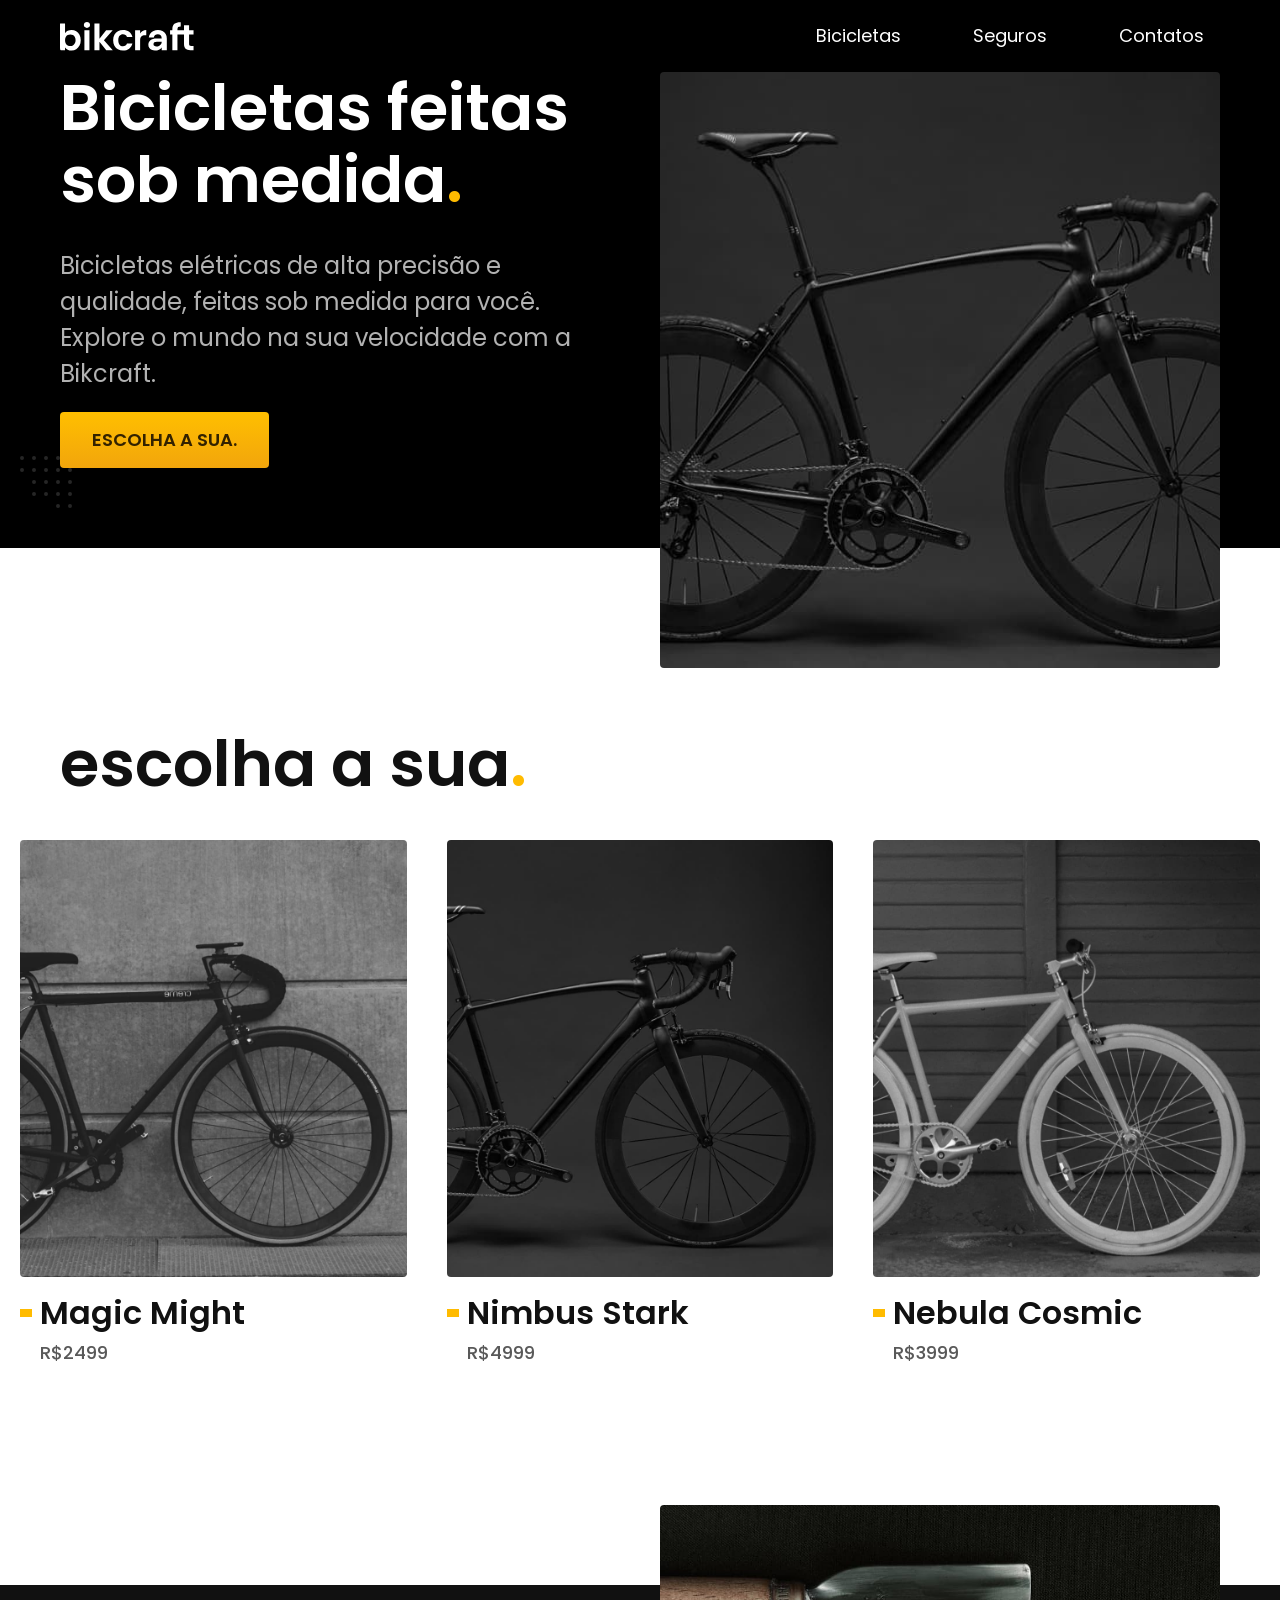
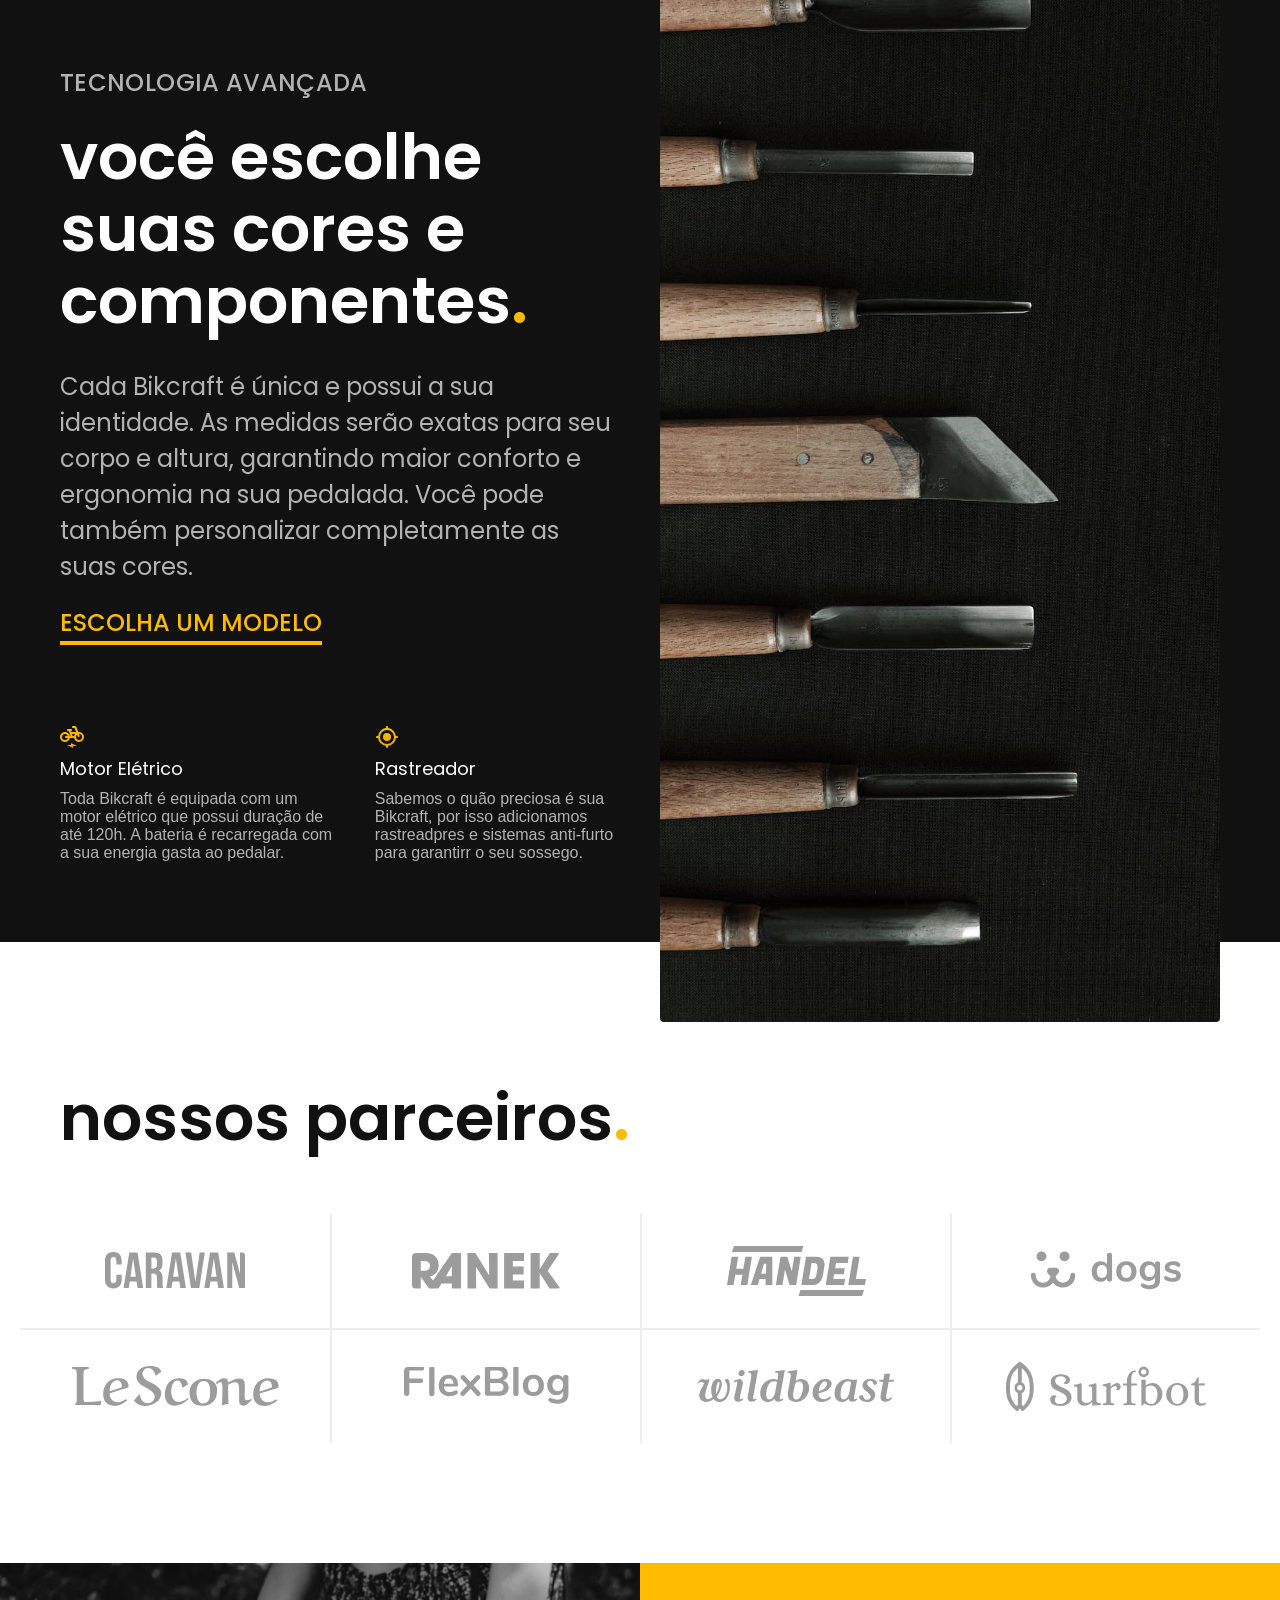
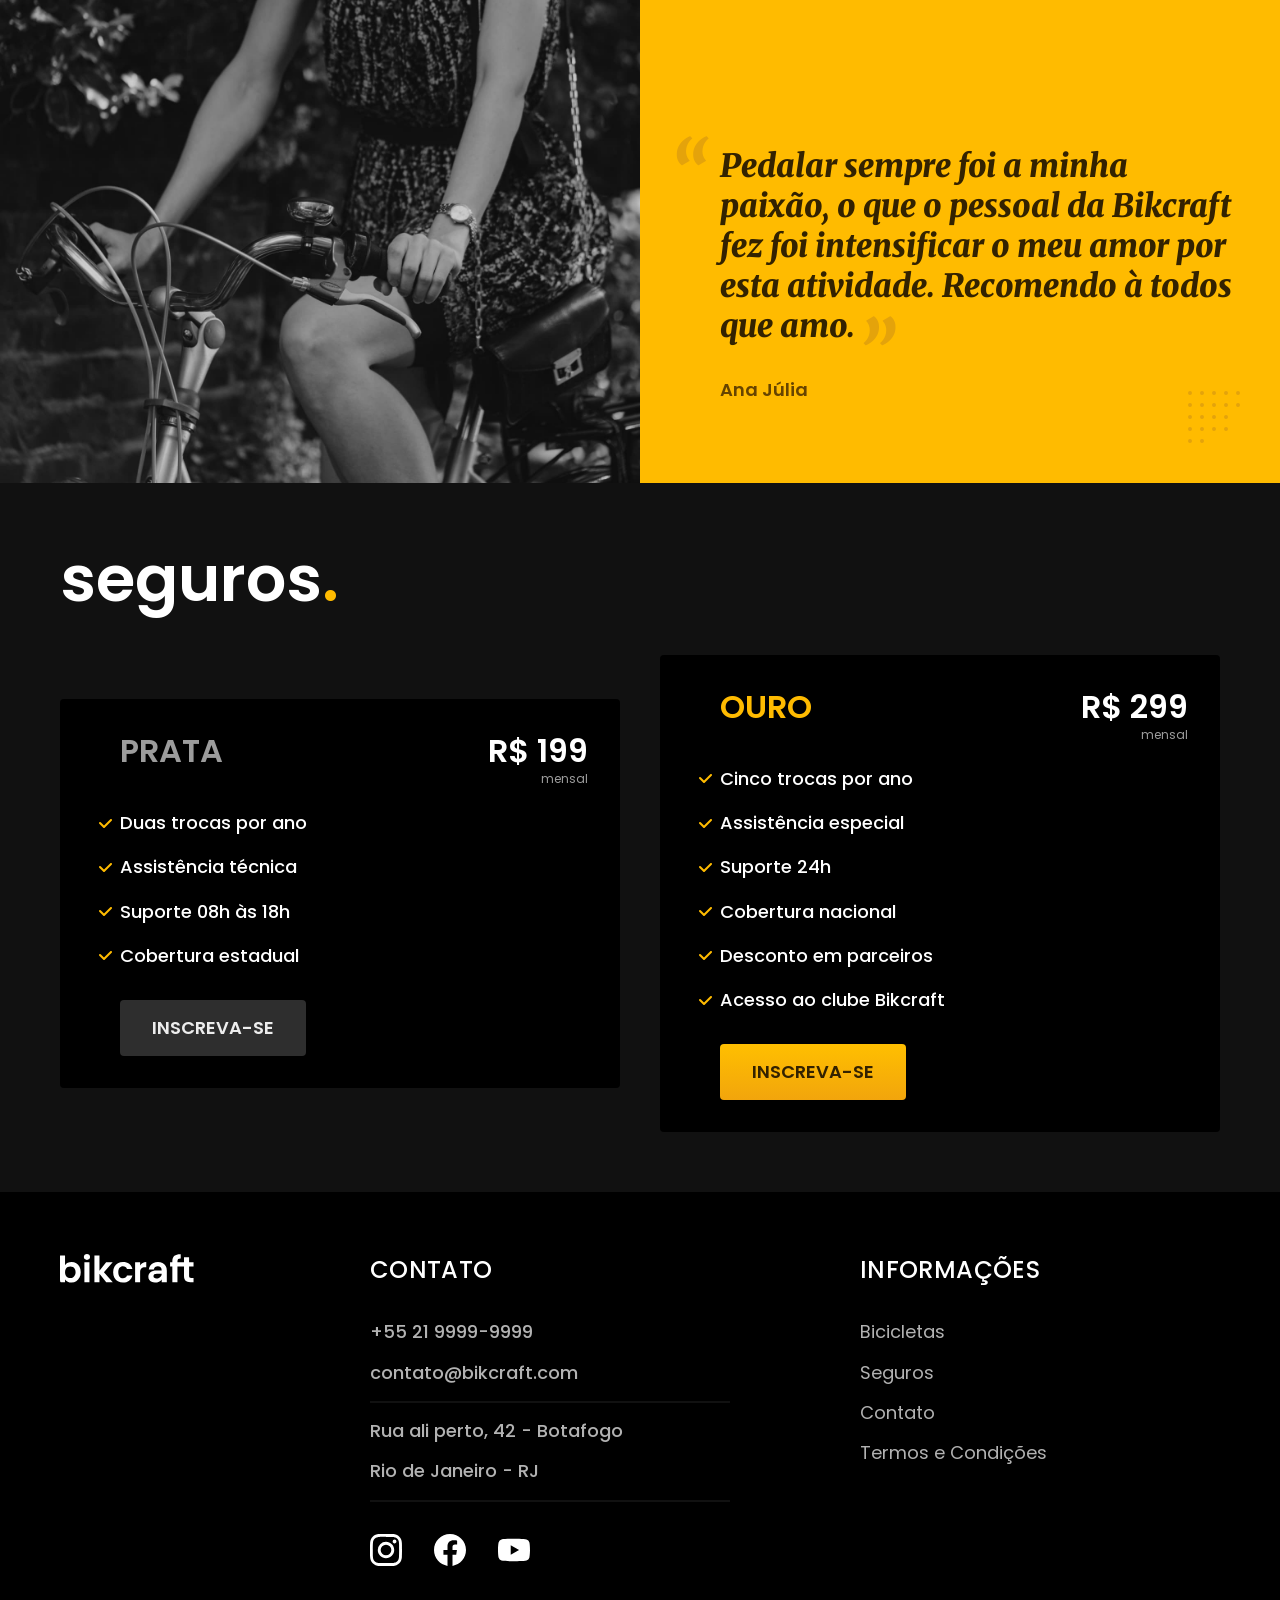
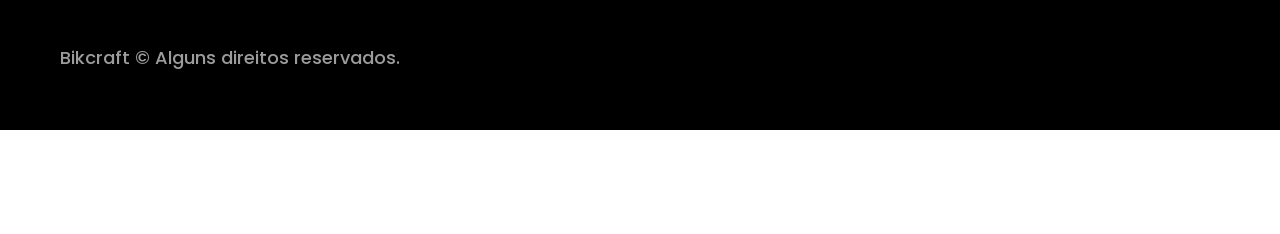
<file: index.html>
<!DOCTYPE html>
<html lang="pt-br">
<head>
    <meta charset="UTF-8">
    <meta name="viewport" content="width=device-width, initial-scale=1.0">
    <meta name="viewport" content=Bicicletas elétricas de alta precisão e qualidade, feitas sob medida para você. Explore o mundo na sua velocidade com a Bikcraft.>

    
    <title>Bikcraft - Bicicletas Elétricas</title>

<link rel="icon" href="./favicon.svg" type="image/svg+xml">
<link rel="preload" href="./css/style.css" as="style">
<link rel="stylesheet" href="./css/style.css">
    

    <link rel="preconnect" href="https://fonts.googleapis.com">
<link rel="preconnect" href="https://fonts.gstatic.com" crossorigin>
<link href="https://fonts.googleapis.com/css2?family=Poppins:wght@400;600&family=Roboto:ital,wght@0,100..900;1,100..900&display=swap" rel="stylesheet">

<link rel="preconnect" href="https://fonts.googleapis.com">
<link rel="preconnect" href="https://fonts.gstatic.com" crossorigin>
<link href="https://fonts.googleapis.com/css2?family=Merriweather:ital,opsz,wght@0,18..144,300..900;1,18..144,300..900&family=Poppins:wght@400;600&family=Roboto:ital,wght@0,100..900;1,100..900&display=swap" rel="stylesheet">


<script>document.documentElement.classList.add('js');</script>

<body>
    <header class="header-bg">
        <div class="header container">
            <a href="./">
                <img src="img/bikcraft.svg" width="136" height="32"  alt="Bickcraft">
            </a>

       <nav aria-label="primaria">
        <ul class="header-menu font-1-m cor-0"
            <li><a href="./bicicletas.html">Bicicletas</a></li>
            <li><a href="./seguros.html">Seguros</a></li>
            <li><a href="./contato.html">Contatos</a></li>
        </ul>
       </nav>
        </div>
    </header>

<main class="introducao-bg">
    <div class="introducao container">
        <div class="introducao-conteudo">
        <h1 class="font-1-xxl cor-0 fadeInDown" data-anime="200">Bicicletas feitas sob medida<span class="cor-p1">.</span></h1>
        <p class="font-2-l cor-5 fadeInDown" data-anime="400"> Bicicletas elétricas de alta precisão e qualidade, feitas sob medida para você. Explore o mundo na sua velocidade com a Bikcraft.</p>
        <a class="botao fadeInDown" data-anime="600" href="./bicicletas.html">escolha a sua.</a>
        </div>
        <picture data-anime="800" class="fadeInDown">
            <source media= "(max-width: 800px)"srcset="img/bicicletas/nimbus.jpg">
            <img src="img/fotos/introducao.jpg" width="1280" height="1600" alt="Bicicleta elétrica preta">
        </picture>
    </div>
</main>

<article class="bicicletas-listas">
<h2 class=" container font-1-xxl">escolha a sua<span class="cor-p1">.</span></h2>

<ul>
    <li>
        <a href="./bicicletas/magic.html">
    <img src="img/bicicletas/magic-home.jpg" width="920" height="1040"  alt="Bicicleta preta">
    <h3 class="font-1-xl">Magic Might</h3>
    <span class="font-2-m cor-8">R$2499</span>
        </a>
    </li>

    <li>
        <a href="./bicicletas/nimbus.html">
    <img src="img/bicicletas/nimbus-home.jpg" width="920" height="1040"  alt="Bicicleta preta">
    <h3 class="font-1-xl">Nimbus Stark</h3>
    <span class="font-2-m cor-8">R$4999</span>
        </a>

    </li>

    <li>
        <a href="./bicicletas/nebula.html">
    <img src="img/bicicletas/nebula-home.jpg" width="920" height="1040"  alt="Bicicleta preta">
    <h3 class="font-1-xl">Nebula Cosmic</h3>
    <span class="font-2-m cor-8">R$3999</span>
        </a>

    </li>
</ul>
</article>

<article class="tecnologia-bg">
    <div class="tecnologia container">
        <div class="tecnologia-conteudo">

        <span class="font-2-l-b cor-5">Tecnologia Avançada</span>
        <h2 class="font-1-xxl cor-0">você escolhe suas cores e componentes<span class="cor-p1">.</span></h2>
        <p class="font-2-l cor-5">Cada Bikcraft é única e possui a sua identidade. As medidas serão exatas para seu corpo e altura, garantindo maior conforto e ergonomia na sua pedalada. Você pode também personalizar completamente as suas cores.</p>

        <a class="link" href="./bicicletas.html">Escolha um modelo</a>
        <div class="tecnologia-vantagens">
        <div>
            <img src="./img/icones/eletrica.svg" width="24" height="24" alt="">
            <h3 class="font-1-m cor-0">Motor Elétrico</h3>
            <p class="font-2-s cor-5">Toda Bikcraft é equipada com um motor elétrico que possui duração de até 120h. A bateria é recarregada com a sua energia gasta ao pedalar.</p>
        </div>
        <div>
            <img src="./img/icones/rastreador.svg" width="24" height="24"  alt="">
            <h3 class="font-1-m cor-0">Rastreador</h3>
            <p class="font-2-s cor-5">Sabemos o quão preciosa é sua Bikcraft, por isso adicionamos rastreadpres e sistemas anti-furto para garantirr o seu sossego.</p>
            </div>
        </div>
        </div>
        <div class="tecnologia-imagem">
            <img src="./img/fotos/tecnologia.jpg" width="1200" height="1920"  alt="">

        </div>      
    </div>
</article>

<section class="parceiros" arial-label="Nossos Parceiros">
    <h2 class=" container font-1-xxl">nossos parceiros<span class="cor-p1">.</span></h2>

    <ul>
        <li><img src="img/parceiros/caravan.svg"alt="caravan" width="140" height="38"></li>
        <li><img src="img/parceiros/ranek.svg"alt="caravan" width="149" height="36"></li>
        <li><img src="img/parceiros/handel.svg"alt="caravan" width="139" height="50"></li>
        <li><img src="img/parceiros/dogs.svg"  alt="caravan" width="152" height="39"></li>
        <li><img src="img/parceiros/lescone.svg" alt="caravan" width="208" height="41"></li>
        <li><img src="img/parceiros/flexblog.svg" alt="caravan" width="165" height="38"></li>
        <li><img src="img/parceiros/wildbeast.svg" alt="caravan" width="196" height="34"></li>
        <li><img src="img/parceiros/surfbot.svg" alt="caravan" width="200" height="49"></li>
    </ul>
</section>

<section class="depoimento" aria-label="Depoimento">
    <div>
        <img src="img/fotos/depoimento.jpg" width="1560" height="1360" alt="Pessoas pedalando uma bicicleta Bikcraft">
    </div>
    <div class="depoimento-conteudo">
    <blockquote class="font-1-xl cor-p5">
      <p>Pedalar sempre foi a minha paixão, o que o pessoal da Bikcraft fez foi intensificar o meu amor por esta atividade. Recomendo à todos que amo.</p>
    </blockquote>
    <span class="font-1-m-b cor-p4">Ana Júlia</span>
    </div>
</section>

<article class="seguros-bg">
    <div class="seguros container">
        <h2 class="font-1-xxl cor-0">seguros<span class="cor-p1">.</span></h2>
        <div class="seguros-item">
            <h3 class="font-1-xl cor-6">PRATA</h3>
            <span class="font-1-xl cor-0">R$ 199 <span class="font-1-xs cor-6">mensal</span></span>
            <ul class="font-2-m cor-0">
                <li>Duas trocas por ano</li>
                <li>Assistência técnica</li>
                <li>Suporte 08h às 18h</li>
                <li>Cobertura estadual</li>
            </ul>
            <a class="botao secundario" href="./orcamento.html">Inscreva-se</a>
        </div>

    <div class="seguros-item">
            <h3 class="font-1-xl cor-p1">OURO</h3>
            <span class="font-1-xl cor-0">R$ 299 <span class="font-1-xs cor-6">mensal</span></span>
            <ul class="font-2-m cor-0">
                <li>Cinco trocas por ano</li>
                <li>Assistência especial</li>
                <li>Suporte 24h</li>
                <li>Cobertura nacional</li>
                <li>Desconto em parceiros</li>
                <li>Acesso ao clube Bikcraft</li>
            </ul>
            <a class="botao" href="./orcamento.html">Inscreva-se</a>
        </div>

    </div>

</article>

<footer class="footer-bg"> 
    <div class="footer container">
        <img src="img/bikcraft.svg" width="136" height="32" alt="Bikcraft">
        <div class="footer-contato">
            <h3 class="font-2-l-b cor-0">Contato</h3>
            <ul class="font-2-m cor-5">
                <li><a href="tel:+552199999999">+55 21 9999-9999</a></li>
                <li><a href="mailto">contato@bikcraft.com</a></li>
                <li>Rua ali perto, 42 - Botafogo</li>
                <li>Rio de Janeiro - RJ</li>
            </ul>
            <div class="footer-redes">
             <a href="./">
             <img src="img/redes/instagram.svg" width="32" height="32" alt="instagram">
             </a>
             
             <a href="./">
            <img src="img/redes/facebook.svg" width="32" height="32"  alt="Facebook">
            </a>

            <a href="./">
            <img src="img/redes/youtube.svg" width="32" height="32"  alt="Youtube">
            </a>
            </div>
            
        </div>
        <div class="footer-informacoes">
            <h3 class="font-2-l-b cor-0">Informações</h3>
            <nav>
            <ul class="font-1-m cor-5">
                <li><a href="./bicicletas.html">Bicicletas</a></li>
                <li><a href="./seguros.html">Seguros</a></li>
                <li><a href="./contato.html">Contato</a></li>  
                <li><a href="./termos.html">Termos e Condições</a></li>  
            </ul>   
            </nav>

        </div>
        <p class="footer-copy font-2-m cor-6">Bikcraft ©  Alguns direitos reservados.</p>
    </div>

</footer>

<script src="./js/plugins/simple-anime.js"></script>
<script src="./js/script.js"></script>

</body>

</html>
</file>
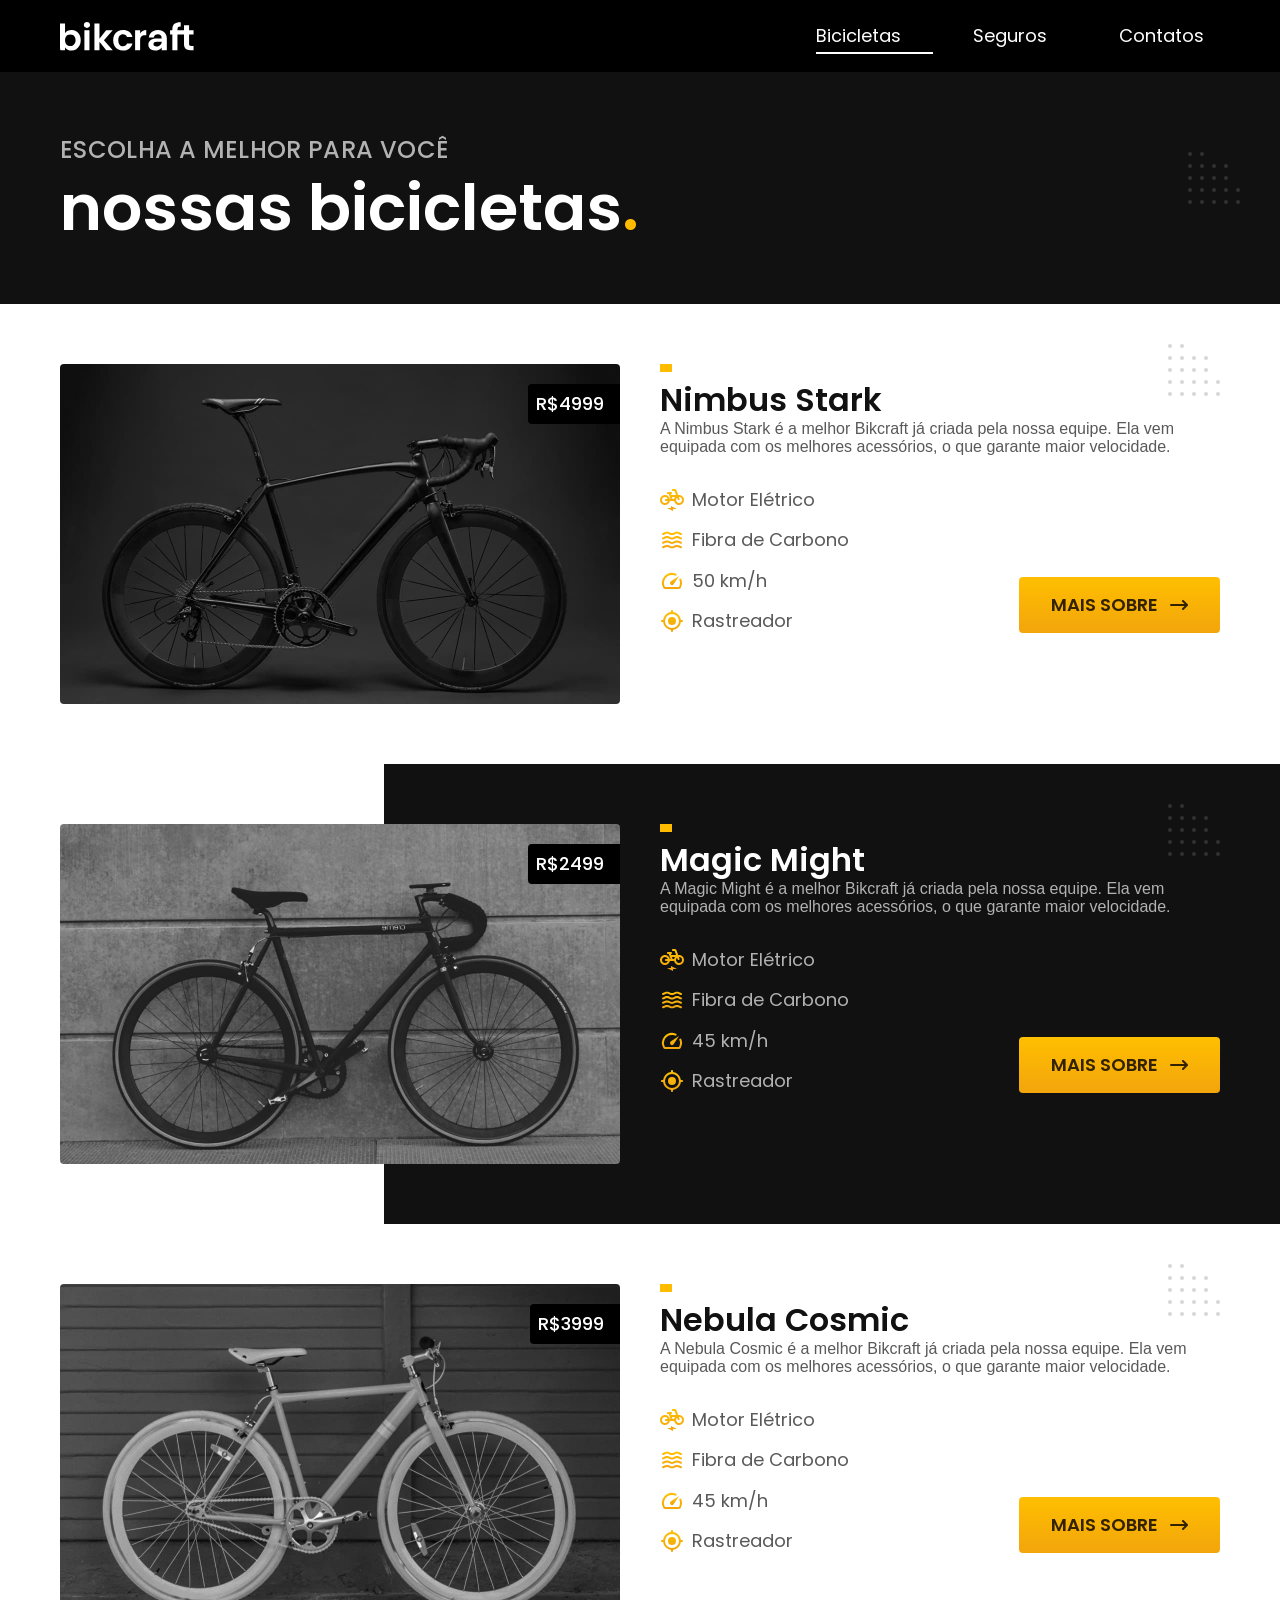
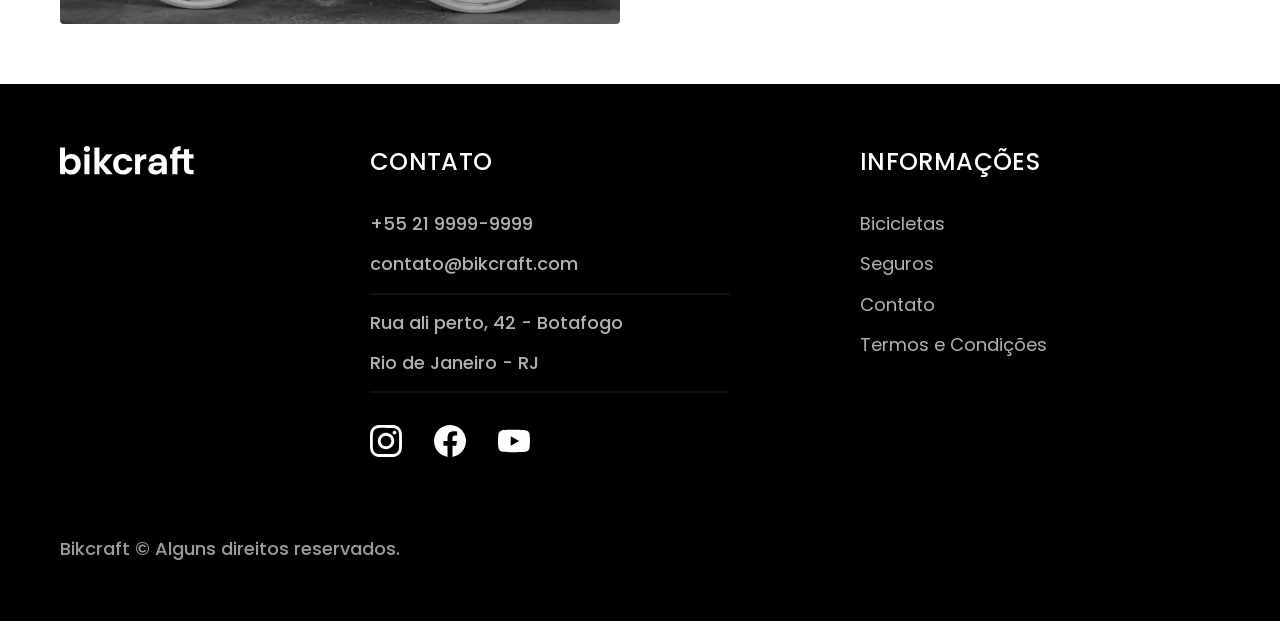
<file: bicicletas.html>
<!DOCTYPE html>
<html lang="pt-br">
<head>
    <meta charset="UTF-8">
    <meta name="viewport" content="width=device-width, initial-scale=1.0">
    <meta name="viewport" content=Bicicletas elétricas de alta precisão e qualidade, feitas sob medida para você. Explore o mundo na sua velocidade com a Bikcraft.>

    
    <title>Bicicletas | Bikcraft</title>
    <link rel="icon" href="./favicon.svg" type="image/svg+xml">
<link rel="preload" href="./css/style.css" as="style">
<link rel="stylesheet" href="./css/style.css">
    

    <link rel="preconnect" href="https://fonts.googleapis.com">
<link rel="preconnect" href="https://fonts.gstatic.com" crossorigin>
<link href="https://fonts.googleapis.com/css2?family=Poppins:wght@400;600&family=Roboto:ital,wght@0,100..900;1,100..900&display=swap" rel="stylesheet">

<link rel="preconnect" href="https://fonts.googleapis.com">
<link rel="preconnect" href="https://fonts.gstatic.com" crossorigin>
<link href="https://fonts.googleapis.com/css2?family=Merriweather:ital,opsz,wght@0,18..144,300..900;1,18..144,300..900&family=Poppins:wght@400;600&family=Roboto:ital,wght@0,100..900;1,100..900&display=swap" rel="stylesheet">

<script>document.documentElement.classList.add('js');</script>

<body id="bicicletas">
    <header class="header-bg">
        <div class="header container">
            <a href="./">
                <img src="img/bikcraft.svg" alt="Bickcraft">
            </a>

       <nav aria-label="primaria">
        <ul class="header-menu font-1-m cor-0"
            <li><a href="./bicicletas.html">Bicicletas</a></li>
            <li><a href="./seguros.html">Seguros</a></li>
            <li><a href="./contato.html">Contatos</a></li>
        </ul>
       </nav>
        </div>
    </header>

 <main>
    <div class="titulo-bg">
        <div class="titulo container">
        <p class="font-2-l-b cor-5">Escolha a melhor para você</p>
        <h1 class="font-1-xxl cor-0">nossas bicicletas<span 
        class="cor-p1">.</span></h1>
        </div>
    </div>


        <div class="bicicletas container">
            <div class="bicicletas-imagem">
                <img src="img/bicicletas/nimbus.jpg" alt="Bicicleta preta">
                <span class="font-2-m cor-0">R$4999</span>
            </div>
            <div class="bicicletas-conteudo">
                <h2 class="font-1-xl">Nimbus Stark</h2>
                <p class="font-2-s cor-8">A Nimbus Stark é a melhor Bikcraft já criada pela nossa equipe. Ela vem equipada com os melhores acessórios, o que garante maior velocidade.</p>

            <ul class="font-1-m cor-8">
                <li>
                    <img src="img/icones/eletrica.svg" alt="">
                    Motor Elétrico
                </li>
                <li>
                    <img src="img/icones/carbono.svg" alt="">
                    Fibra de Carbono
                </li>
                <li>
                    <img src="img/icones/velocidade.svg" alt="">
                    50 km/h
                </li>
                <li>
                    <img src="img/icones/rastreador.svg" alt="">
                    Rastreador
                </li>
            </ul>
                <a class="botao seta" href="bicicletas/nimbus.html">Mais sobre</a>
            </div>
        </div>

 <div class="bicicletas-bg">
        <div class="bicicletas container">
            <div class="bicicletas-imagem">
                <img src="img/bicicletas/magic.jpg" alt="Bicicleta preta">
                <span class="font-2-m cor-0">R$2499</span>
            </div>
            <div class="bicicletas-conteudo">
                <h2 class="font-1-xl cor-0">Magic Might</h2>
                <p class="font-2-s cor-5">A Magic Might é a melhor Bikcraft já criada pela nossa equipe. Ela vem equipada com os melhores acessórios, o que garante maior velocidade.</p>

            <ul class="font-1-m cor-5">
                <li>
                    <img src="img/icones/eletrica.svg" alt="">
                    Motor Elétrico
                </li>
                <li>
                    <img src="img/icones/carbono.svg" alt="">
                    Fibra de Carbono
                </li>
                <li>
                    <img src="img/icones/velocidade.svg" alt="">
                    45 km/h
                </li>
                <li>
                    <img src="img/icones/rastreador.svg" alt="">
                    Rastreador
                </li>
            </ul>
                <a class="botao seta" href="bicicletas/magic.html">Mais sobre</a>
            </div>
        </div>
    </div>

        <div class="bicicletas container">
            <div class="bicicletas-imagem">
                <img src="img/bicicletas/nebula.jpg" alt="Bicicleta preta">
                <span class="font-2-m cor-0">R$3999</span>
            </div>
            <div class="bicicletas-conteudo">
                <h2 class="font-1-xl">Nebula Cosmic</h2>
                <p class="font-2-s cor-8">A Nebula Cosmic é a melhor Bikcraft já criada pela nossa equipe. Ela vem equipada com os melhores acessórios, o que garante maior velocidade.</p>

            <ul class="font-1-m cor-8">
                <li>
                    <img src="img/icones/eletrica.svg" alt="">
                    Motor Elétrico
                </li>
                <li>
                    <img src="img/icones/carbono.svg" alt="">
                    Fibra de Carbono
                </li>
                <li>
                    <img src="img/icones/velocidade.svg" alt="">
                    45 km/h
                </li>
                <li>
                    <img src="img/icones/rastreador.svg" alt="">
                    Rastreador
                </li>
            </ul>
                <a class="botao seta" href="bicicletas/nebula.html">Mais sobre</a>
            </div>
        </div>

 </main>

<footer class="footer-bg"> 
    <div class="footer container">
        <img src="img/bikcraft.svg" alt="Bikcraft">
        <div class="footer-contato">
            <h3 class="font-2-l-b cor-0">Contato</h3>
            <ul class="font-2-m cor-5">
                <li><a href="tel:+552199999999">+55 21 9999-9999</a></li>
                <li><a href="mailto">contato@bikcraft.com</a></li>
                <li>Rua ali perto, 42 - Botafogo</li>
                <li>Rio de Janeiro - RJ</li>
            </ul>
            <div class="footer-redes">
             <a href="./">
             <img src="img/redes/instagram.svg" alt="instagram">
             </a>
             
             <a href="./">
            <img src="img/redes/facebook.svg" alt="Facebook">
            </a>

            <a href="./">
            <img src="img/redes/youtube.svg" alt="Youtube">
            </a>
            </div>
            
        </div>
        <div class="footer-informacoes">
            <h3 class="font-2-l-b cor-0">Informações</h3>
            <nav>
            <ul class="font-1-m cor-5">
                <li><a href="./bicicletas.html">Bicicletas</a></li>
                <li><a href="./seguros.html">Seguros</a></li>
                <li><a href="./contato.html">Contato</a></li>  
                <li><a href="./termos.html">Termos e Condições</a></li>  
            </ul>   
            </nav>

        </div>
        <p class="footer-copy font-2-m cor-6">Bikcraft ©  Alguns direitos reservados.</p>
    </div>

</footer>

<script src="./js/script.js"></script>
</body>

</html>
</file>
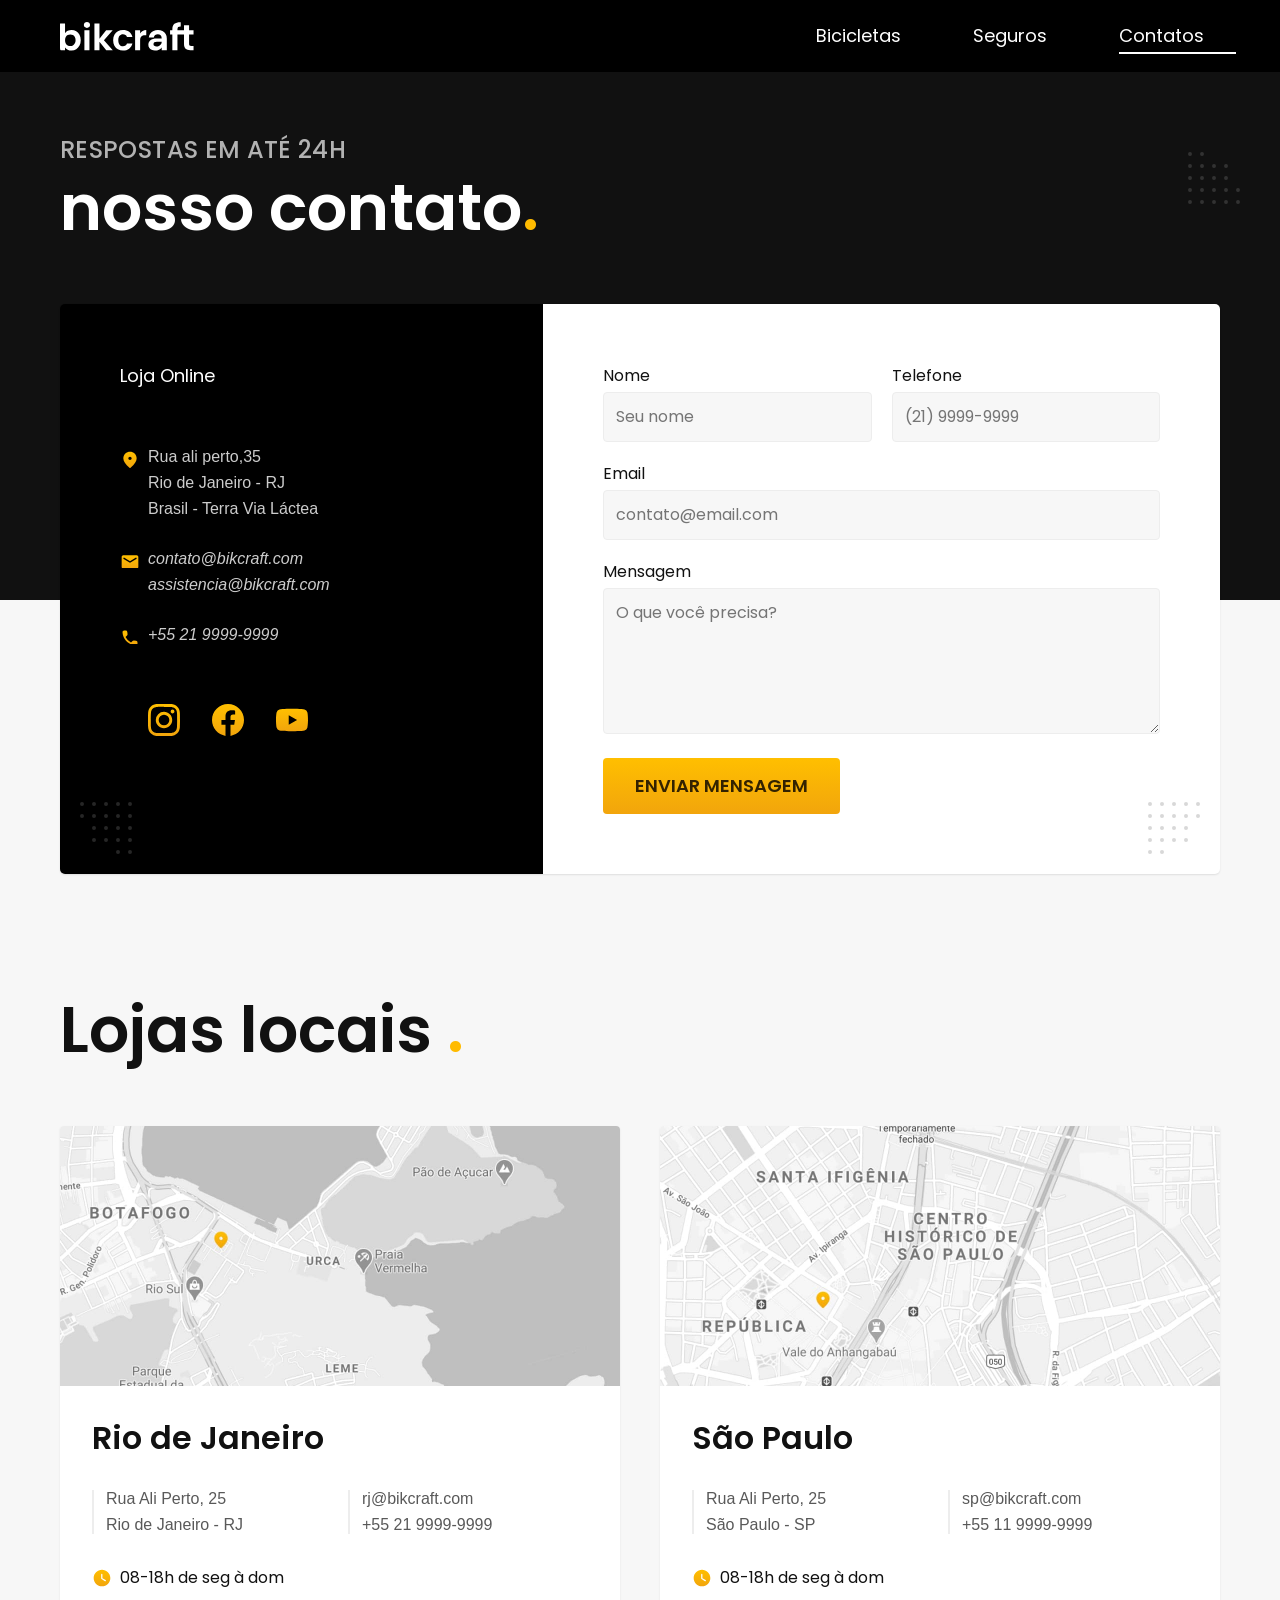
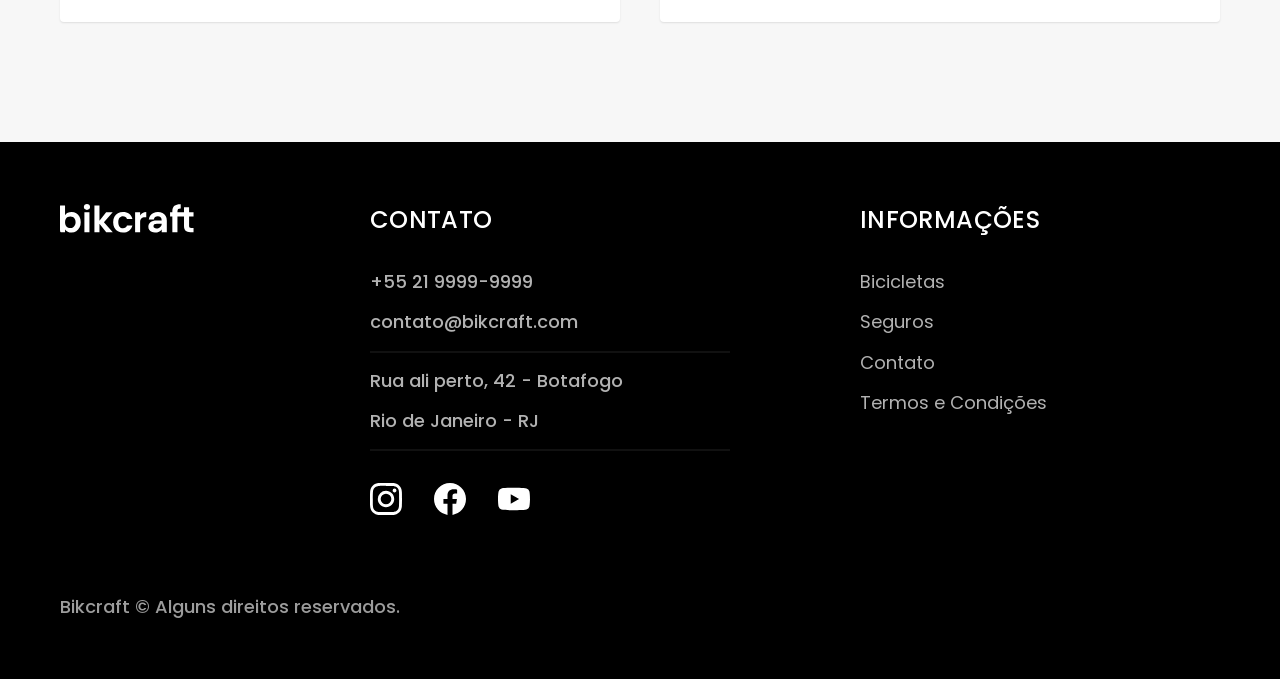
<file: contato.html>
<!DOCTYPE html>
<html lang="pt-br">
<head>
    <meta charset="UTF-8">
    <meta name="viewport" content="width=device-width, initial-scale=1.0">
    <meta name="viewport" content=Bicicletas elétricas de alta precisão e qualidade, feitas sob medida para você. Explore o mundo na sua velocidade com a Bikcraft.>

    
    <title>Contato | Bikcraft</title>
    <link rel="icon" href="./favicon.svg" type="image/svg+xml">
    <link rel="preload" href="./css/style.css" as="style">
    <link rel="stylesheet" href="./css/style.css">
    

    <link rel="preconnect" href="https://fonts.googleapis.com">
<link rel="preconnect" href="https://fonts.gstatic.com" crossorigin>
<link href="https://fonts.googleapis.com/css2?family=Poppins:wght@400;600&family=Roboto:ital,wght@0,100..900;1,100..900&display=swap" rel="stylesheet">

<link rel="preconnect" href="https://fonts.googleapis.com">
<link rel="preconnect" href="https://fonts.gstatic.com" crossorigin>
<link href="https://fonts.googleapis.com/css2?family=Merriweather:ital,opsz,wght@0,18..144,300..900;1,18..144,300..900&family=Poppins:wght@400;600&family=Roboto:ital,wght@0,100..900;1,100..900&display=swap" rel="stylesheet">

<script>document.documentElement.classList.add('js');</script>

<body id="contato">
    <header class="header-bg">
        <div class="header container">
            <a href="./">
                <img src="img/bikcraft.svg" alt="Bickcraft">
            </a>

       <nav aria-label="primaria">
        <ul class="header-menu font-1-m cor-0"
            <li><a href="./bicicletas.html">Bicicletas</a></li>
            <li><a href="./seguros.html">Seguros</a></li>
            <li><a href="./contato.html">Contatos</a></li>
        </ul>
       </nav>
        </div>
    </header>

 <main>
    <div class="titulo-bg">
        <div class="titulo container">
            <p class="font-2-l-b cor-5">Respostas em até 24h</p>
        <h1 class="font-1-xxl cor-0">nosso contato<span class="cor-p1">.</span></h1>
        </div>
    </div>
  
<div class="contato container">
    <section class="contato-dados" aria-label="Endereço">
        <h2 class="font-1-m cor-0">Loja Online</h2>
        <div class="contato-endereco font-2-s cor-4">
            <p>Rua ali perto,35</p>
            <p>Rio de Janeiro - RJ</p>
            <p>Brasil - Terra Via Láctea</p>
        </div>
        <address class="contato-meios font-2-s cor-4">
            <a href="mailto:contato@bikcraft.com">contato@bikcraft.com</a>
            <a href="mailto:assistencia@bikcraft.com">assistencia@bikcraft.com</a>
            <a href="tel:+552199999999">+55 21 9999-9999</a>
        </address>
        <div class="contato-redes">
             <a href="./">
             <img src="img/redes/instagram-p.svg" alt="instagram">
             </a>
             
             <a href="./">
            <img src="img/redes/facebook-p.svg" alt="Facebook">
            </a>

            <a href="./">
            <img src="img/redes/youtube-p.svg" alt="Youtube">
            </a>
        </div>



    </section>
    <section class="contato-formulario" aria-label="Formulário">
    <form class="form" action="./contato.html">

    <div>
       <label for="nome">Nome</label>
       <input type="text" id="nome" name="nome" placeholder="Seu nome">
    </div>
    <div>
       <label for="telefone">Telefone</label>
       <input type="text" id="telefone" name="telefone" placeholder="(21) 9999-9999">
    </div>

      <div class="col-2">
       <label for="email">Email</label>
       <input type="email" id="email" name="email" placeholder="contato@email.com">
    </div>

    <div class="col-2">
       <label for="mensagem">Mensagem</label>
       <textarea 
       rows="5" id="mensagem" name="mensagem"
       placeholder="O que você precisa?"></textarea>
    </div>
    <button class="botao col-2">Enviar Mensagem</button>

    </form>
    </section>
</div>

 </main>

 <article class="lojas container">
    <h2 class="font-1-xxl">Lojas locais <span class="cor-p1">.</span></h2>
    <div class="lojas-item">
        <img src="./img/lojas/rj.jpg" alt="Mapa marcando o endereço em Rua Ali Perto, 25 - Rio de Janeiro - RJ">
        <div class="lojas-conteudo">
        <h3 class="font-1-xl">Rio de Janeiro</h3>
        <div class="lojas-dados font-2-s cor-8">
            <p>Rua Ali Perto, 25</p>
            <p> Rio de Janeiro - RJ</p>
        </div>

        <div class="lojas-dados font-2-s cor-8">
            <a href="mailto:rj@bikcraft.com">rj@bikcraft.com</a>
            <a href="tel:+552199999999">+55 21 9999-9999</a>
        </div>
        <p class="lojas-tempo font-1-s" ><img src="./img/icones/horario.svg" alt="">08-18h de seg à dom</p>
        </div>
    </div>


<div class="lojas-item">
        <img src="./img/lojas/sp.jpg" alt="Mapa marcando o endereço em Rua Ali Perto, 25 - São Paulo - SP">
        <div class="lojas-conteudo">
        <h3 class="font-1-xl">São Paulo</h3>
        <div class="lojas-dados font-2-s cor-8">
            <p>Rua Ali Perto, 25</p>
            <p> São Paulo - SP</p>
        </div>

        <div class="lojas-dados font-2-s cor-8">
            <a href="mailto:rj@bikcraft.com">sp@bikcraft.com</a>
            <a href="tel:+551199999999">+55 11 9999-9999</a>
        </div>
        <p class="lojas-tempo font-1-s"><img src="./img/icones/horario.svg" alt="">08-18h de seg à dom</p>
        </div>
    </div>


 </article>

<footer class="footer-bg"> 
    <div class="footer container">
        <img src="img/bikcraft.svg" alt="Bikcraft">
        <div class="footer-contato">
            <h3 class="font-2-l-b cor-0">Contato</h3>
            <ul class="font-2-m cor-5">
                <li><a href="tel:+552199999999">+55 21 9999-9999</a></li>
                <li><a href="mailto">contato@bikcraft.com</a></li>
                <li>Rua ali perto, 42 - Botafogo</li>
                <li>Rio de Janeiro - RJ</li>
            </ul>
            <div class="footer-redes">
             <a href="./">
             <img src="img/redes/instagram.svg" alt="instagram">
             </a>
             
             <a href="./">
            <img src="img/redes/facebook.svg" alt="Facebook">
            </a>

            <a href="./">
            <img src="img/redes/youtube.svg" alt="Youtube">
            </a>
            </div>
            
        </div>
        <div class="footer-informacoes">
            <h3 class="font-2-l-b cor-0">Informações</h3>
            <nav>
            <ul class="font-1-m cor-5">
                <li><a href="./bicicletas.html">Bicicletas</a></li>
                <li><a href="./seguros.html">Seguros</a></li>
                <li><a href="./contatos.html">Contato</a></li>  
                <li><a href="./termos.html">Termos e Condições</a></li>  
            </ul>   
            </nav>

        </div>
        <p class="footer-copy font-2-m cor-6">Bikcraft ©  Alguns direitos reservados.</p>
    </div>

</footer>

<script src="./js/script.js"></script>
</body>

</html>
</file>
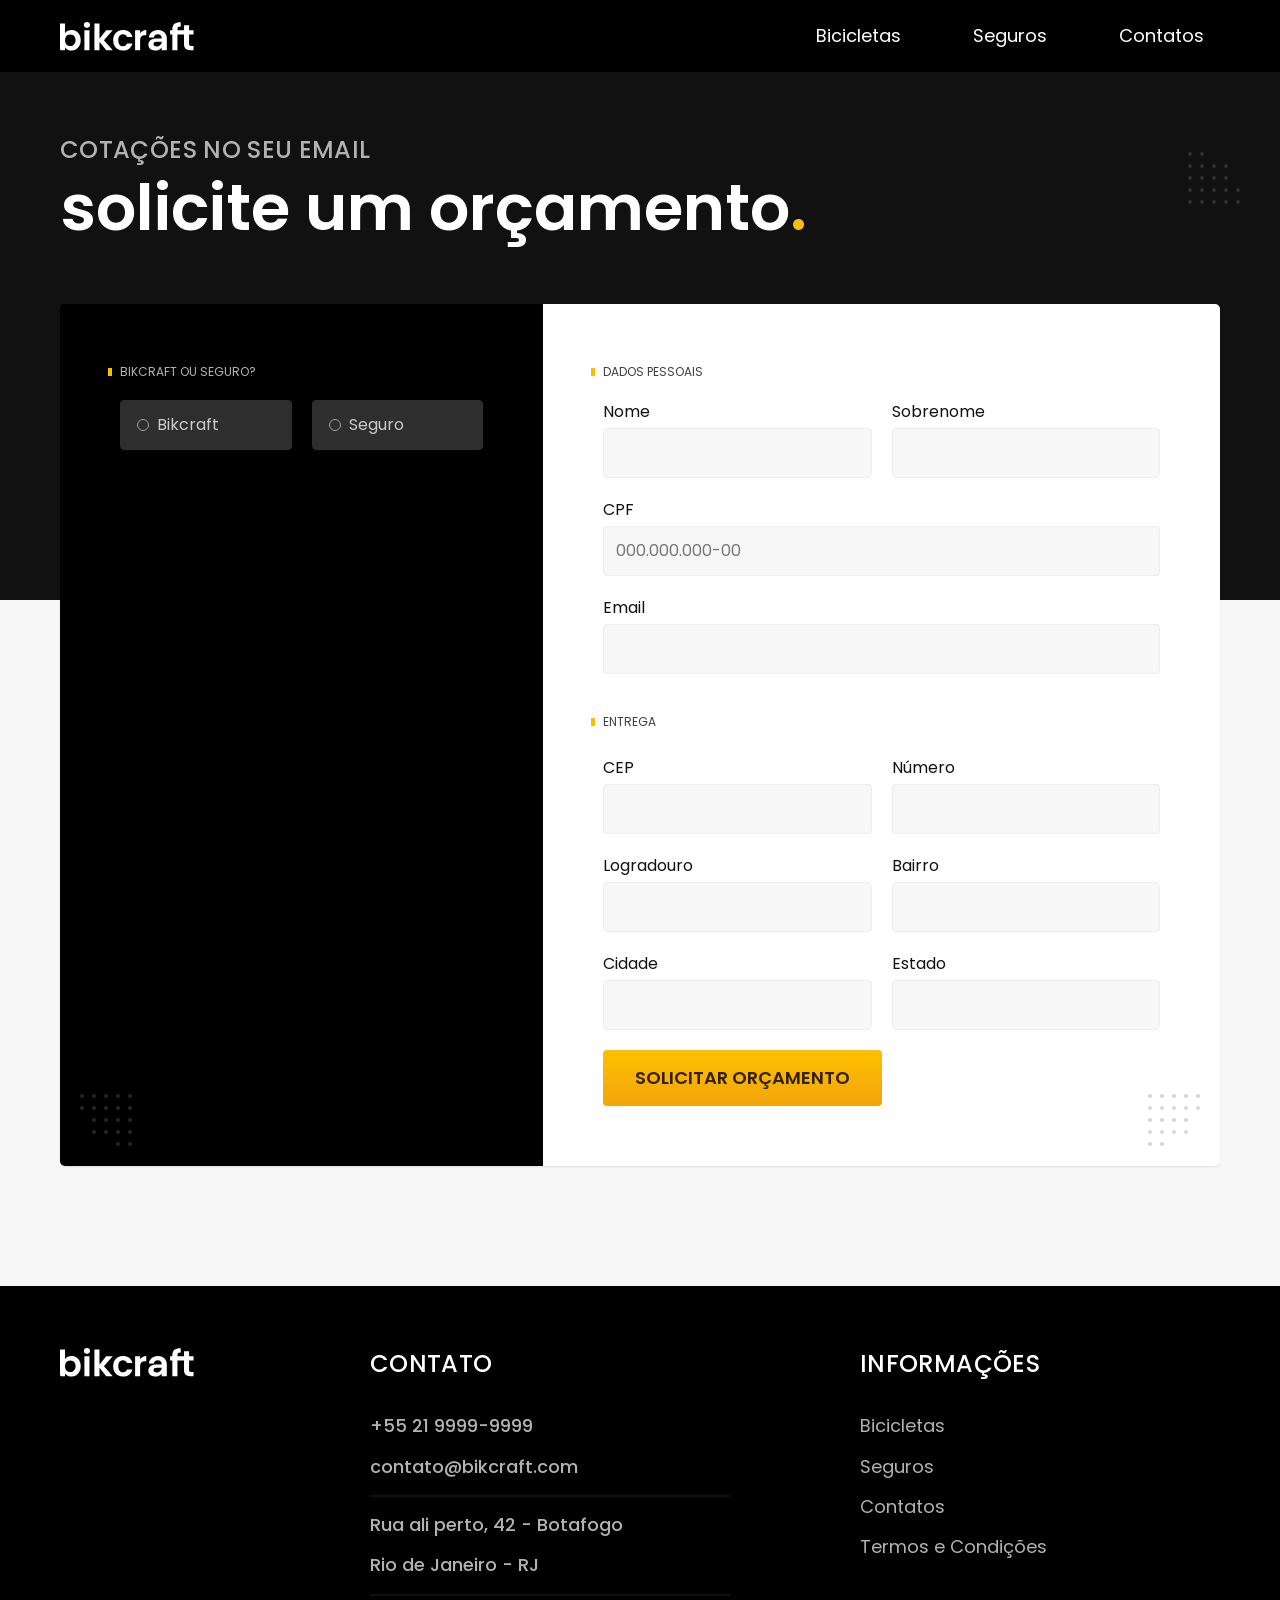
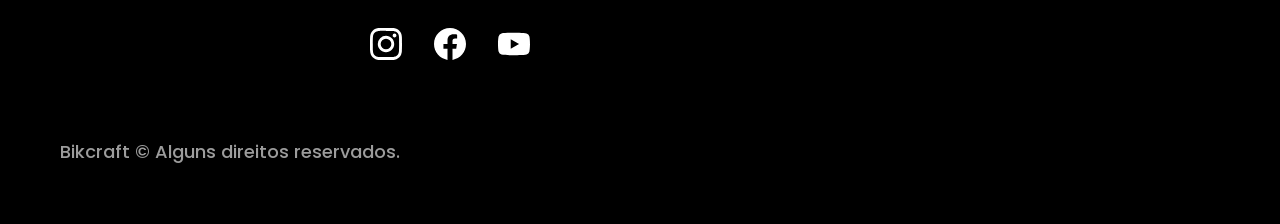
<file: orcamento.html>
<!DOCTYPE html>
<html lang="pt-br">
<head>
    <meta charset="UTF-8">
    <meta name="viewport" content="width=device-width, initial-scale=1.0">
    <meta name="viewport" content=Bicicletas elétricas de alta precisão e qualidade, feitas sob medida para você. Explore o mundo na sua velocidade com a Bikcraft.>

    
    <title>Orçamento | Bikcraft</title>
    <link rel="icon" href="./favicon.svg" type="image/svg+xml">
<link rel="preload" href="./css/style.css" as="style">
<link rel="stylesheet" href="./css/style.css">
    

    <link rel="preconnect" href="https://fonts.googleapis.com">
<link rel="preconnect" href="https://fonts.gstatic.com" crossorigin>
<link href="https://fonts.googleapis.com/css2?family=Poppins:wght@400;600&family=Roboto:ital,wght@0,100..900;1,100..900&display=swap" rel="stylesheet">

<link rel="preconnect" href="https://fonts.googleapis.com">
<link rel="preconnect" href="https://fonts.gstatic.com" crossorigin>
<link href="https://fonts.googleapis.com/css2?family=Merriweather:ital,opsz,wght@0,18..144,300..900;1,18..144,300..900&family=Poppins:wght@400;600&family=Roboto:ital,wght@0,100..900;1,100..900&display=swap" rel="stylesheet">

<script>document.documentElement.classList.add('js');</script>

<body id="orcamento">
    <header class="header-bg">
        <div class="header container">
            <a href="./">
                <img src="img/bikcraft.svg"  width="136" height="32" alt="Bickcraft"> 
            </a>

       <nav aria-label="primaria">
        <ul class="header-menu font-1-m cor-0"
            <li><a href="./bicicletas.html">Bicicletas</a></li>
            <li><a href="./seguros.html">Seguros</a></li>
            <li><a href="./contato.html">Contatos</a></li>
        </ul>
       </nav>
        </div>
    </header>

 <main>
    <div class="titulo-bg">
        <div class="titulo container">
            <p class="font-2-l-b cor-5">Cotações no seu email</p>
        <h1 class="font-1-xxl cor-0">solicite um orçamento<span class="cor-p1">.</span></h1>
        </div>
    </div>

    <form class="orcamento container" >
        <div class="orcamento-produto">
            <h2 class="font-1-xs cor-5">Bikcraft ou Seguro?</h2>

            <input type="radio" name="tipo" value="bikcraft" id="bikcraft">
            <label for="bikcraft">Bikcraft</label>

            <input type="radio" name="tipo" value="seguro" id="seguro">
            <label for="seguro">Seguro</label>

            <div class="orcamento-conteudo" id="orcamento-bikcraft">
                <h2 class="font-1-xs cor-5">Escolha a sua</h2>

            <input type="radio" name="produto" value="nimbus" id="nimbus">
            <label for="nimbus">Nimbus Stark <span>R$ 4999</span></label>
            <div class="orcamento-detalhes">
                <ul class="font-1-xs cor-8">
                    <li><img src="./img/icones/eletrica.svg" alt="">Motor Elétrico</li>
                    <li><img src="./img/icones/carbono.svg" alt="">Fibra de Carbono</li>
                    <li><img src="./img/icones/velocidade.svg" alt="">50 km/h</li>
                    <li><img src="./img/icones/rastreador.svg" alt="">rastreador</li>
                </ul>
                <img src="./img/bicicletas/nimbus.jpg" alt="Bicicleta preta">
            </div>

            <input type="radio" name="produto" value="magic" id="magic">
            <label for="magic">Magic Might <span>R$ 2499</span></label>
              <div class="orcamento-detalhes">
                <ul class="font-1-xs cor-8">
                    <li><img src="./img/icones/eletrica.svg" alt="">Motor Elétrico</li>
                    <li><img src="./img/icones/carbono.svg" alt="">Fibra de Carbono</li>
                    <li><img src="./img/icones/velocidade.svg" alt="">45 km/h</li>
                    <li><img src="./img/icones/rastreador.svg" alt="">rastreador</li>
                </ul>
                <img src="./img/bicicletas/magic.jpg" alt="Bicicleta preta">
            </div>

            <input type="radio" name="produto" value="nebula" id="nebula">
            <label for="nebula">Nebula Cosmic <span>R$ 3999</span></label>
              <div class="orcamento-detalhes">
                <ul class="font-1-xs cor-8">
                    <li><img src="./img/icones/eletrica.svg" alt="">Motor Elétrico</li>
                    <li><img src="./img/icones/carbono.svg" alt="">Fibra de Carbono</li>
                    <li><img src="./img/icones/velocidade.svg" alt="">40 km/h</li>
                    <li><img src="./img/icones/rastreador.svg" alt="">rastreador</li>
                </ul>
                <img src="./img/bicicletas/nebula.jpg" alt="Bicicleta branca">
            </div>

            </div>

            <div class="orcamento-conteudo" id="orcamento-seguro">
                <h2 class="font-1-xs cor-5">Escolha o plano</h2>

            <input type="radio" name="produto" value="prata" id="prata">
            <label for="prata">Prata <span>R$ 199</span></label>

            <input type="radio" name="produto" value="ouro" id="ouro">
            <label for="ouro">Ouro <span>R$ 299</span></label>
            </div>

        </div>
        <div class="orcamento-dados form">
            <h2 class="font-1-xs cor-9 col-2">dados pessoais</h2>
        <div>
            <label for="nome">Nome</label>
            <input type="text" id="nome" name="nome">
        </div>
        <div>
            <label for="nome">Sobrenome</label>
            <input type="text" id="sobrenome" name="sobrenome">
        </div>
         <div class="col-2">
            <label for="cpf">CPF</label>
            <input type="text" id="cpf" name="cpf" placeholder="000.000.000-00">
        </div>
        <div class="col-2">
            <label for="email">Email</label>
            <input type="email" id="email" name="email">
        </div>
        <h2 class="font-1-xs cor-9 col-2">entrega</h2>
         <div>
            <label for="cep">CEP</label>
            <input type="text" id="cep" name="cep">
        </div>
          <div>
            <label for="numero">Número</label>
            <input type="text" id="numero" name="numero">
        </div>

          <div>
            <label for="logradouro">Logradouro</label>
            <input type="text" id="logradouro" name="logradouro">
        </div>

          <div>
            <label for="bairro">Bairro</label>
            <input type="text" id="bairro" name="bairro">
        </div>

           <div>
            <label for="cidade">Cidade</label>
            <input type="text" id="cidade" name="cidade">
        </div>

         <div>
            <label for="estado">Estado</label>
            <input type="text" id="estado" name="estado">
        </div>

        <button class="botao col-2">Solicitar Orçamento</button>



      </div>
    </form>

 </main>

<footer class="footer-bg"> 
    <div class="footer container">
        <img src="img/bikcraft.svg" alt="Bikcraft">
        <div class="footer-contato">
            <h3 class="font-2-l-b cor-0">Contato</h3>
            <ul class="font-2-m cor-5">
                <li><a href="tel:+552199999999">+55 21 9999-9999</a></li>
                <li><a href="mailto">contato@bikcraft.com</a></li>
                <li>Rua ali perto, 42 - Botafogo</li>
                <li>Rio de Janeiro - RJ</li>
            </ul>
            <div class="footer-redes">
             <a href="./">
             <img src="img/redes/instagram.svg" alt="instagram">
             </a>
             
             <a href="./">
            <img src="img/redes/facebook.svg" alt="Facebook">
            </a>

            <a href="./">
            <img src="img/redes/youtube.svg" alt="Youtube">
            </a>
            </div>
            
        </div>
        <div class="footer-informacoes">
            <h3 class="font-2-l-b cor-0">Informações</h3>
            <nav>
            <ul class="font-1-m cor-5">
                <li><a href="./bicicletas.html">Bicicletas</a></li>
                <li><a href="./seguros.html">Seguros</a></li>
                <li><a href="./contato.html">Contatos</a></li>  
                <li><a href="./termos.html">Termos e Condições</a></li>  
            </ul>   
            </nav>

        </div>
        <p class="footer-copy font-2-m cor-6">Bikcraft ©  Alguns direitos reservados.</p>
    </div>

</footer>

<script src="./js/script.js"></script>
</body>

</html>
</file>
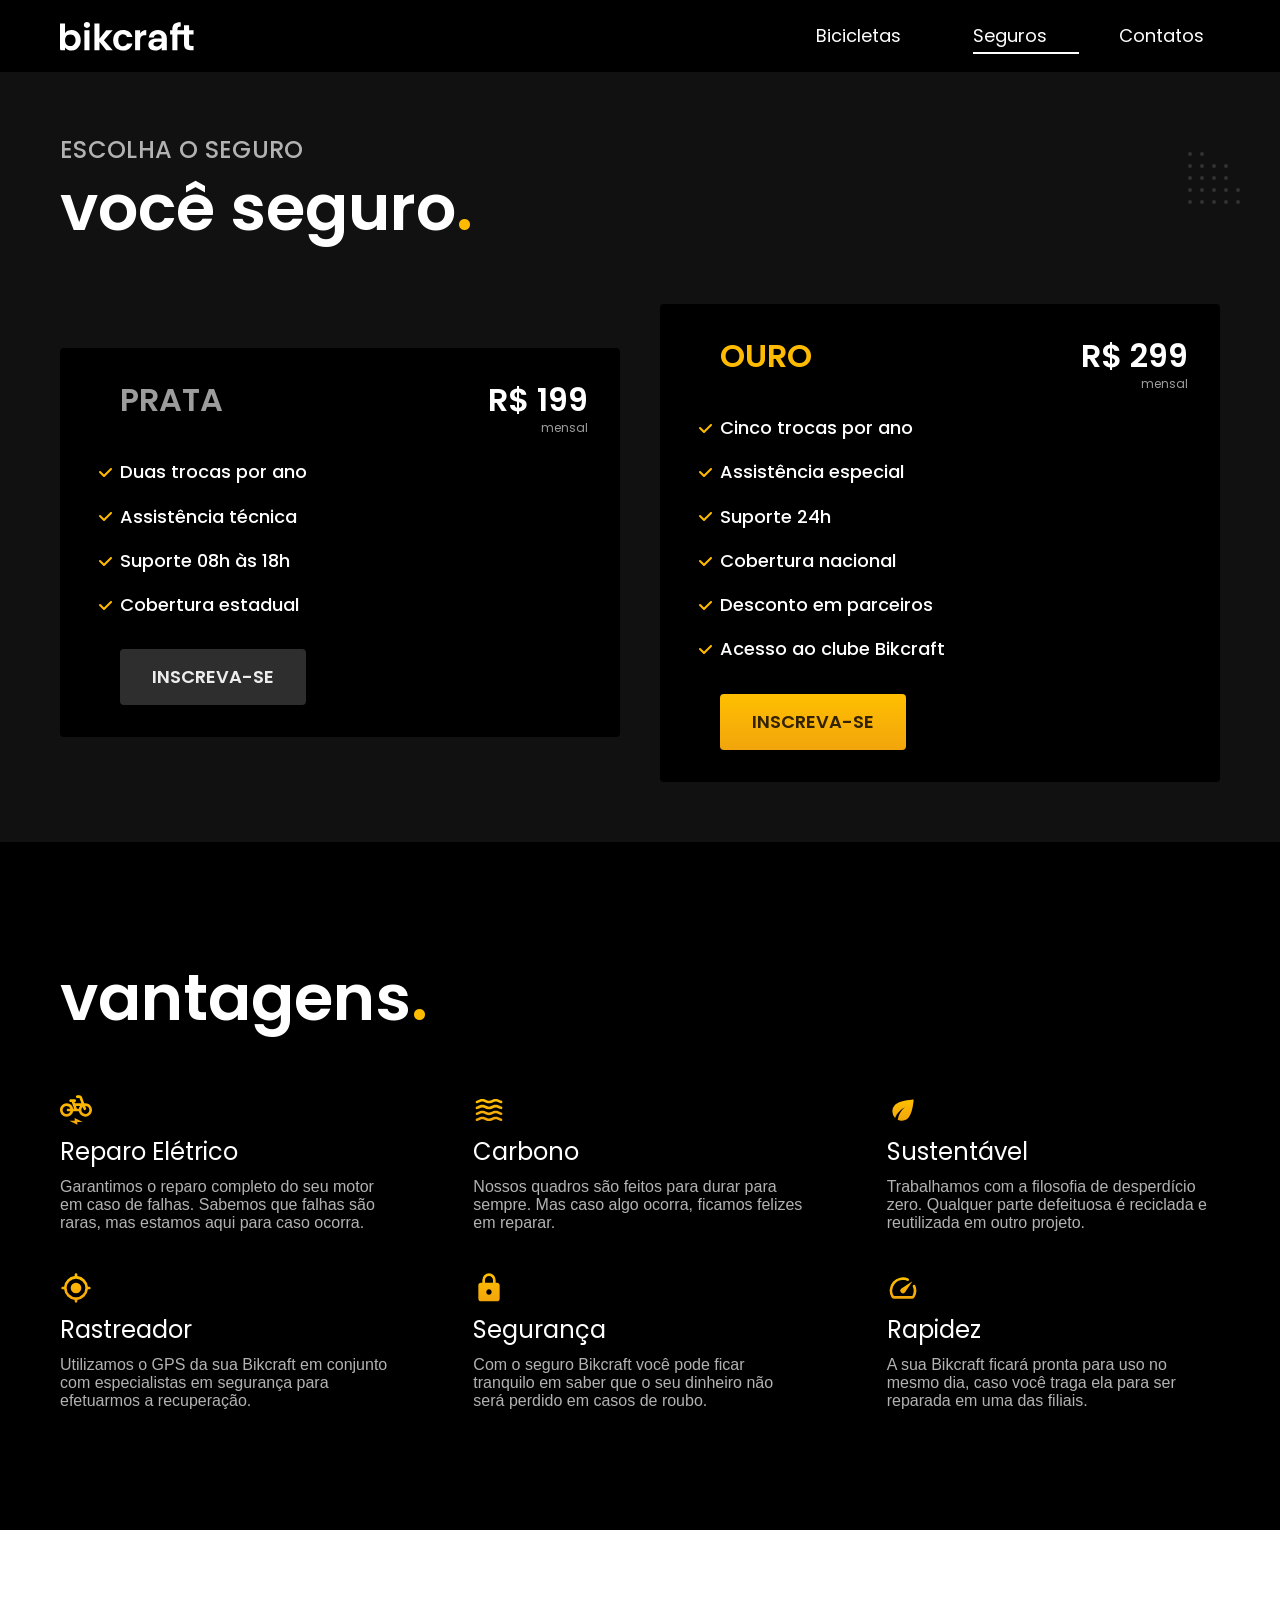
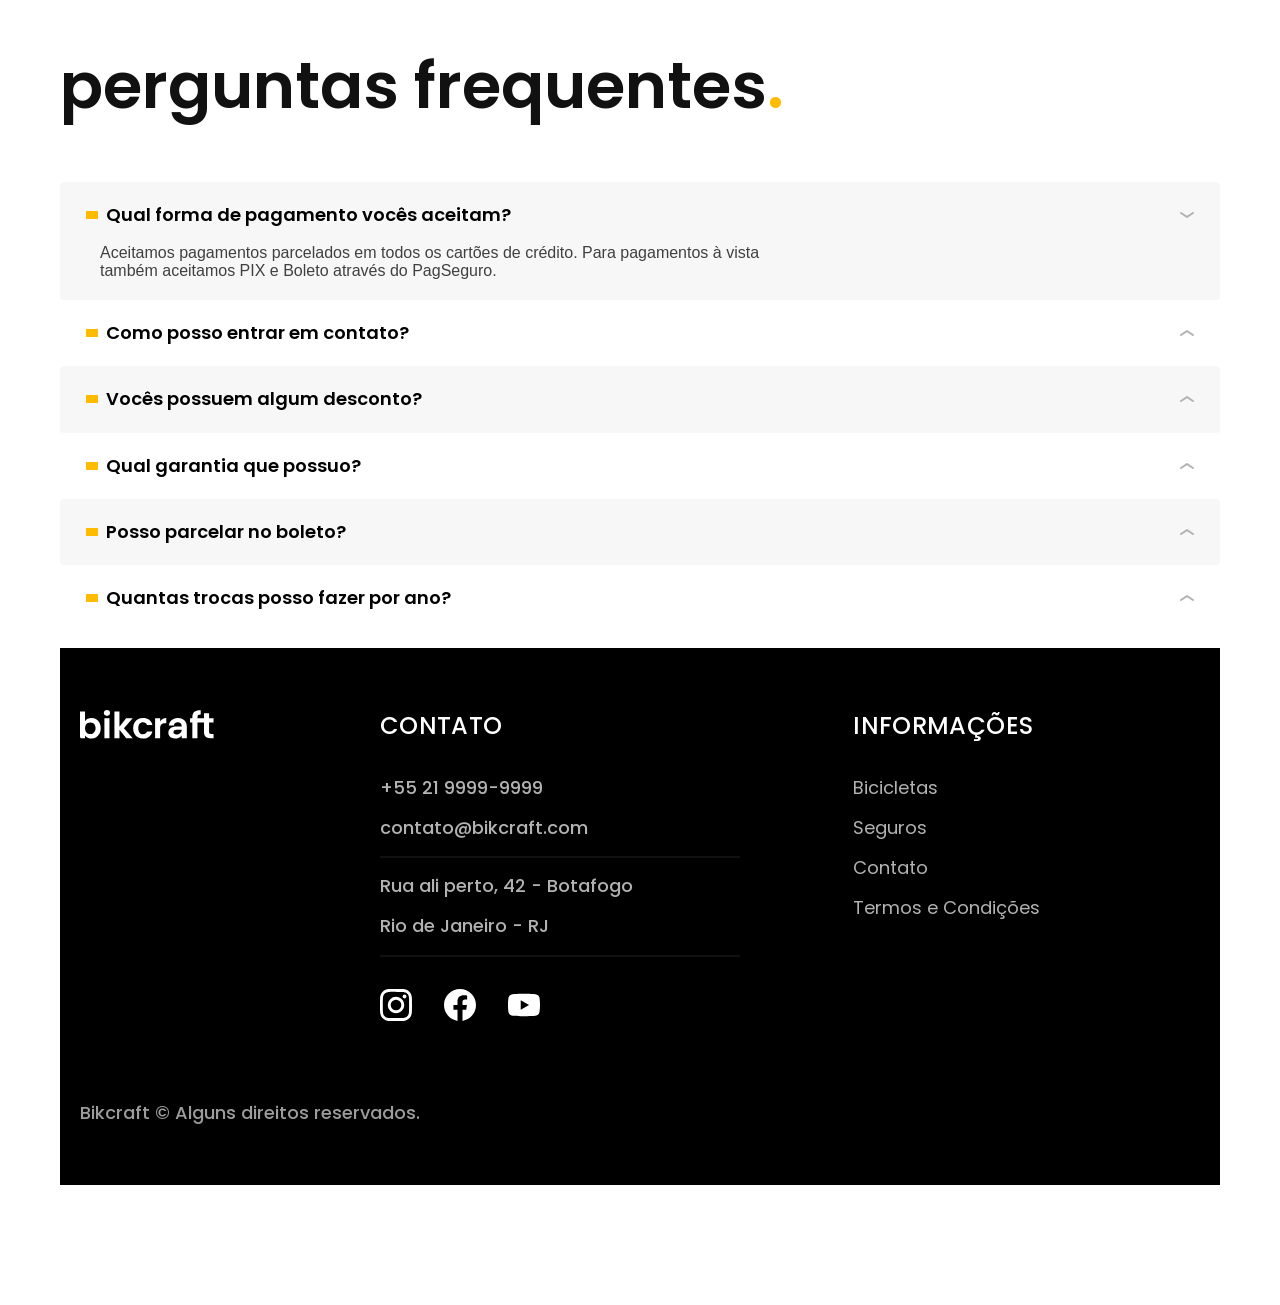
<file: seguros.html>
<!DOCTYPE html>
<html lang="pt-br">
<head>
    <meta charset="UTF-8">
    <meta name="viewport" content="width=device-width, initial-scale=1.0">
    <meta name="viewport" content=Bicicletas elétricas de alta precisão e qualidade, feitas sob medida para você. Explore o mundo na sua velocidade com a Bikcraft.>

    
    <title>Seguros | Bikcraft</title>
    <link rel="icon" href="./favicon.svg" type="image/svg+xml">
<link rel="preload" href="./css/style.css" as="style">
<link rel="stylesheet" href="./css/style.css">
    

    <link rel="preconnect" href="https://fonts.googleapis.com">
<link rel="preconnect" href="https://fonts.gstatic.com" crossorigin>
<link href="https://fonts.googleapis.com/css2?family=Poppins:wght@400;600&family=Roboto:ital,wght@0,100..900;1,100..900&display=swap" rel="stylesheet">

<link rel="preconnect" href="https://fonts.googleapis.com">
<link rel="preconnect" href="https://fonts.gstatic.com" crossorigin>
<link href="https://fonts.googleapis.com/css2?family=Merriweather:ital,opsz,wght@0,18..144,300..900;1,18..144,300..900&family=Poppins:wght@400;600&family=Roboto:ital,wght@0,100..900;1,100..900&display=swap" rel="stylesheet">

<script>document.documentElement.classList.add('js');</script>

<body id="seguros">
    <header class="header-bg">
        <div class="header container">
            <a href="./">
                <img src="img/bikcraft.svg" alt="Bickcraft">
            </a>

       <nav aria-label="primaria">
        <ul class="header-menu font-1-m cor-0"
            <li><a href="./bicicletas.html">Bicicletas</a></li>
            <li><a href="./seguros.html">Seguros</a></li>
            <li><a href="./contato.html">Contatos</a></li>
        </ul>
       </nav>
        </div>
    </header>

 <main class="seguros-bg">
    <div class="titulo-bg">
        <div class="titulo container">
            <p class="font-2-l-b cor-5">Escolha o seguro</p>
        <h1 class="font-1-xxl cor-0">você seguro<span class="cor-p1">.</span></h1>
        </div>
    </div>

    <div class="seguros container">
        <div class="seguros-item fadeInLeft" data-anime="200">
            <h3 class="font-1-xl cor-6">PRATA</h3>
            <span class="font-1-xl cor-0">R$ 199 <span class="font-1-xs cor-6">mensal</span></span>
            <ul class="font-2-m cor-0">
                <li>Duas trocas por ano</li>
                <li>Assistência técnica</li>
                <li>Suporte 08h às 18h</li>
                <li>Cobertura estadual</li>
            </ul>
            <a class="botao secundario" href="./orcamento.html?tipo=seguro&produto=prata">Inscreva-se</a>
        </div>

    <div class="seguros-item fadeInRight" data-anime="400">
            <h3 class="font-1-xl cor-p1">OURO</h3>
            <span class="font-1-xl cor-0">R$ 299 <span class="font-1-xs cor-6">mensal</span></span>
            <ul class="font-2-m cor-0">
                <li>Cinco trocas por ano</li>
                <li>Assistência especial</li>
                <li>Suporte 24h</li>
                <li>Cobertura nacional</li>
                <li>Desconto em parceiros</li>
                <li>Acesso ao clube Bikcraft</li>
            </ul>
            <a class="botao" href="./orcamento.html?tipo=seguro&produto=ouro">Inscreva-se</a>
        </div>

    </div>


 </main>

<article class="vantagens-bg">
    <div class="vantagens container">
       <h2 class="font-1-xxl cor-0">vantagens<span class="cor-p1">.</span></h2> 
       <ul>
        <li>
            <img src="img/icones/eletrica.svg" alt="">
            <h3 class="font-1-l cor-0">Reparo Elétrico</h3>
            <p class="font-2-s cor-5">Garantimos o reparo completo do seu motor em caso de falhas. Sabemos que falhas são raras, mas estamos aqui para caso ocorra.</p>
        </li>
        <li>
            <img src="img/icones/carbono.svg" alt="">
            <h3 class="font-1-l cor-0">Carbono</h3>
            <p class="font-2-s cor-5">Nossos quadros são feitos para durar para sempre. Mas caso algo ocorra, ficamos felizes em reparar.</p>
        </li>

        <li>
            <img src="img/icones/sustentavel.svg" alt="">
            <h3 class="font-1-l cor-0">Sustentável</h3>
            <p class="font-2-s cor-5">Trabalhamos com a filosofia de desperdício zero. Qualquer parte defeituosa é reciclada e reutilizada em outro projeto.</p>
        </li>
        <li>
            <img src="img/icones/rastreador.svg" alt="">
            <h3 class="font-1-l cor-0">Rastreador</h3>
            <p class="font-2-s cor-5">Utilizamos o GPS da sua Bikcraft em conjunto com especialistas em segurança para efetuarmos a recuperação.</p>
        </li>
        <li>
            <img src="img/icones/seguro.svg" alt="">
            <h3 class="font-1-l cor-0">Segurança</h3>
            <p class="font-2-s cor-5">Com o seguro Bikcraft você pode ficar tranquilo em saber que o seu dinheiro não será perdido em casos de roubo.</p>
        </li>
        <li>
            <img src="img/icones/velocidade.svg" alt="">
            <h3 class="font-1-l cor-0">Rapidez</h3>
            <p class="font-2-s cor-5">A sua Bikcraft ficará pronta para uso no mesmo dia, caso você traga ela para ser reparada em uma das filiais.</p>
        </li>

       </ul>

    </div>
</article>

<article class="perguntas container">
<h2 class="font-1-xxl">perguntas frequentes<span class="cor-p1">.</span></h2> 

<dl>
    <div>
        <dt><button class="font-1-m-b" aria-controls="pergunta1" aria-expanded="true">Qual forma de pagamento vocês aceitam?</button></dt>
        <dd id="pergunta1" class="font-2-s cor-9 ativa">Aceitamos pagamentos parcelados em todos os cartões de crédito. Para pagamentos à vista também aceitamos PIX e Boleto através do PagSeguro.</dd>
    </div>

      <div>
        <dt><button class="font-1-m-b" aria-controls="pergunta2" aria-expanded="false">Como posso entrar em contato?</button></dt>
        <dd id="pergunta2" class="font-2-s cor-9">Aceitamos pagamentos parcelados em todos os cartões de crédito. Para pagamentos à vista também aceitamos PIX e Boleto através do PagSeguro.</dd>
    </div>

      <div>
        <dt><button class="font-1-m-b" aria-controls="pergunta3" aria-expanded="false">Vocês possuem algum desconto?</button></dt>
        <dd id="pergunta3" class="font-2-s cor-9">Aceitamos pagamentos parcelados em todos os cartões de crédito. Para pagamentos à vista também aceitamos PIX e Boleto através do PagSeguro.</dd>
    </div>

      <div>
        <dt><button class="font-1-m-b" aria-controls="pergunta4" aria-expanded="false">Qual garantia que possuo?</button></dt>
        <dd id="pergunta4" class="font-2-s cor-9">Aceitamos pagamentos parcelados em todos os cartões de crédito. Para pagamentos à vista também aceitamos PIX e Boleto através do PagSeguro.</dd>
    </div>

     <div>
        <dt><button class="font-1-m-b" aria-controls="pergunta5" aria-expanded="false">Posso parcelar no boleto?</button></dt>
        <dd id="pergunta5" class="font-2-s cor-9">Aceitamos pagamentos parcelados em todos os cartões de crédito. Para pagamentos à vista também aceitamos PIX e Boleto através do PagSeguro.</dd>
    </div>

     <div>
        <dt><button class="font-1-m-b" aria-controls="pergunta6" aria-expanded="false">Quantas trocas posso fazer por ano?</button></dt>
        <dd id="pergunta6" class="font-2-s cor-9">Aceitamos pagamentos parcelados em todos os cartões de crédito. Para pagamentos à vista também aceitamos PIX e Boleto através do PagSeguro.</dd>
    </div>
</dl>



<footer class="footer-bg"> 
    <div class="footer container">
        <img src="img/bikcraft.svg" alt="Bikcraft">
        <div class="footer-contato">
            <h3 class="font-2-l-b cor-0">Contato</h3>
            <ul class="font-2-m cor-5">
                <li><a href="tel:+552199999999">+55 21 9999-9999</a></li>
                <li><a href="mailto">contato@bikcraft.com</a></li>
                <li>Rua ali perto, 42 - Botafogo</li>
                <li>Rio de Janeiro - RJ</li>
            </ul>
            <div class="footer-redes">
             <a href="./">
             <img src="img/redes/instagram.svg" alt="instagram">
             </a>
             
             <a href="./">
            <img src="img/redes/facebook.svg" alt="Facebook">
            </a>

            <a href="./">
            <img src="img/redes/youtube.svg" alt="Youtube">
            </a>
            </div>
            
        </div>
        <div class="footer-informacoes">
            <h3 class="font-2-l-b cor-0">Informações</h3>
            <nav>
            <ul class="font-1-m cor-5">
                <li><a href="./bicicletas.html">Bicicletas</a></li>
                <li><a href="./seguros.html">Seguros</a></li>
                <li><a href="./contato.html">Contato</a></li>  
                <li><a href="./termos.html">Termos e Condições</a></li>  
            </ul>   
            </nav>

        </div>
        <p class="footer-copy font-2-m cor-6">Bikcraft ©  Alguns direitos reservados.</p>
    </div>

</footer>

<script src="./js/plugins/simple-anime.js"></script>
<script src="./js/script.js"></script>
</body>

</html>
</file>
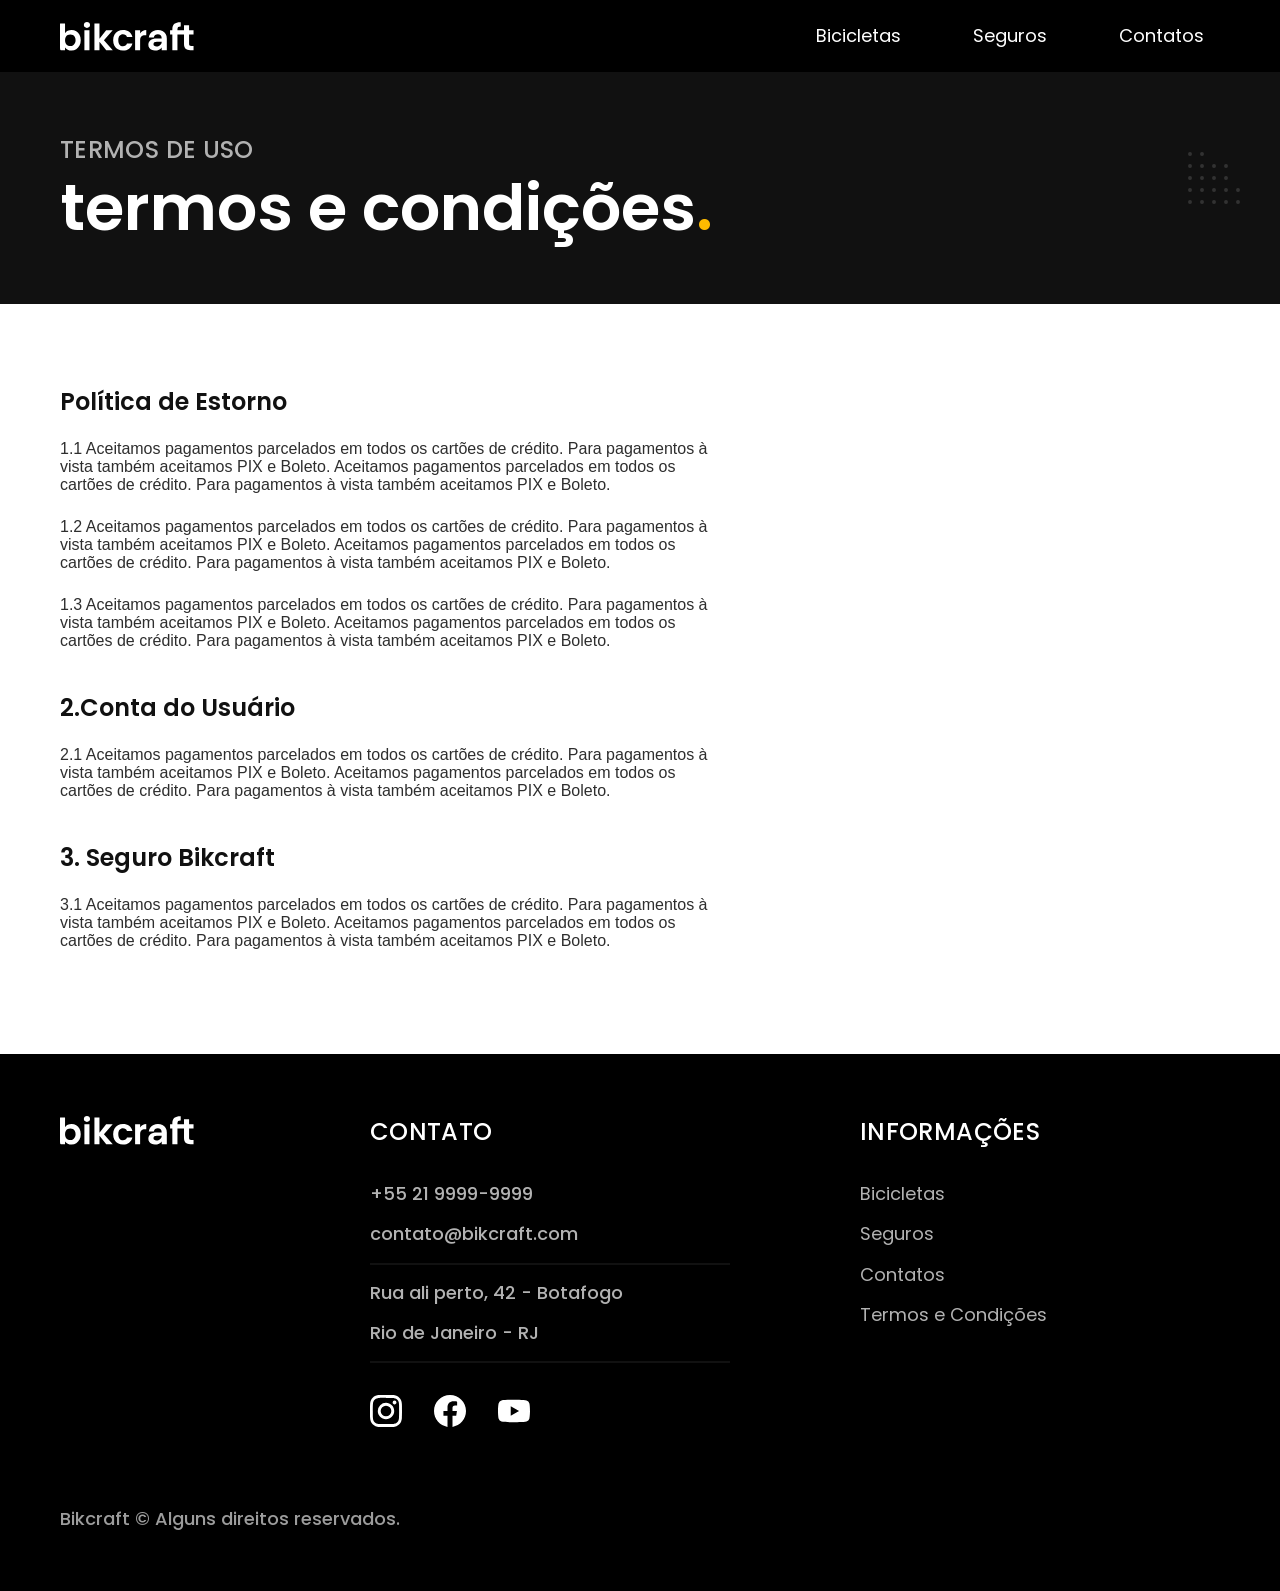
<file: termos.html>
<!DOCTYPE html>
<html lang="pt-br">
<head>
    <meta charset="UTF-8">
    <meta name="viewport" content="width=device-width, initial-scale=1.0">
    <meta name="viewport" content=Bicicletas elétricas de alta precisão e qualidade, feitas sob medida para você. Explore o mundo na sua velocidade com a Bikcraft.>

    
    <title>Termos e Condições | Bikcraft</title>
    <link rel="icon" href="./favicon.svg" type="image/svg+xml">
<link rel="preload" href="./css/style.css" as="style">
<link rel="stylesheet" href="./css/style.css">
    

    <link rel="preconnect" href="https://fonts.googleapis.com">
<link rel="preconnect" href="https://fonts.gstatic.com" crossorigin>
<link href="https://fonts.googleapis.com/css2?family=Poppins:wght@400;600&family=Roboto:ital,wght@0,100..900;1,100..900&display=swap" rel="stylesheet">

<link rel="preconnect" href="https://fonts.googleapis.com">
<link rel="preconnect" href="https://fonts.gstatic.com" crossorigin>
<link href="https://fonts.googleapis.com/css2?family=Merriweather:ital,opsz,wght@0,18..144,300..900;1,18..144,300..900&family=Poppins:wght@400;600&family=Roboto:ital,wght@0,100..900;1,100..900&display=swap" rel="stylesheet">

<script>document.documentElement.classList.add('js');</script>

<body id="termos">
    <header class="header-bg">
        <div class="header container">
            <a href="./">
                <img src="img/bikcraft.svg" alt="Bickcraft">
            </a>

       <nav aria-label="primaria">
        <ul class="header-menu font-1-m cor-0"
            <li><a href="./bicicletas.html">Bicicletas</a></li>
            <li><a href="./seguros.html">Seguros</a></li>
            <li><a href="./contato.html">Contatos</a></li>
        </ul>
       </nav>
        </div>
    </header>

 <main>
    <div class="titulo-bg">
        <div class="titulo container">
            <p class="font-2-l-b cor-5">Termos de uso</p>
        <h1 class="font-1-xxl cor-0">termos e condições<span class="cor-p1">.</span></h1>
        </div>
    </div>
    <div class="termos font-2-s cor-10 container">
        <h2 class="font-1-l cor-11">Política de Estorno</h2>
        <p>1.1 Aceitamos pagamentos parcelados em todos os cartões de crédito. Para pagamentos à vista também aceitamos PIX e Boleto. Aceitamos pagamentos parcelados em todos os cartões de crédito. Para pagamentos à vista também aceitamos PIX e Boleto.</p>

        <p>1.2 Aceitamos pagamentos parcelados em todos os cartões de crédito. Para pagamentos à vista também aceitamos PIX e Boleto. Aceitamos pagamentos parcelados em todos os cartões de crédito. Para pagamentos à vista também aceitamos PIX e Boleto.</p>

        <p>1.3 Aceitamos pagamentos parcelados em todos os cartões de crédito. Para pagamentos à vista também aceitamos PIX e Boleto. Aceitamos pagamentos parcelados em todos os cartões de crédito. Para pagamentos à vista também aceitamos PIX e Boleto.</p>
        <h2 class="font-1-l cor-11">2.Conta do Usuário</h2>
          <p>2.1 Aceitamos pagamentos parcelados em todos os cartões de crédito. Para pagamentos à vista também aceitamos PIX e Boleto. Aceitamos pagamentos parcelados em todos os cartões de crédito. Para pagamentos à vista também aceitamos PIX e Boleto.</p>
          <h2 class="font-1-l cor-11">3. Seguro Bikcraft</h2>
          <p>3.1 Aceitamos pagamentos parcelados em todos os cartões de crédito. Para pagamentos à vista também aceitamos PIX e Boleto. Aceitamos pagamentos parcelados em todos os cartões de crédito. Para pagamentos à vista também aceitamos PIX e Boleto.</p>

    </div>

 </main>

<footer class="footer-bg"> 
    <div class="footer container">
        <img src="img/bikcraft.svg" alt="Bikcraft">
        <div class="footer-contato">
            <h3 class="font-2-l-b cor-0">Contato</h3>
            <ul class="font-2-m cor-5">
                <li><a href="tel:+552199999999">+55 21 9999-9999</a></li>
                <li><a href="mailto">contato@bikcraft.com</a></li>
                <li>Rua ali perto, 42 - Botafogo</li>
                <li>Rio de Janeiro - RJ</li>
            </ul>
            <div class="footer-redes">
             <a href="./">
             <img src="img/redes/instagram.svg" alt="instagram">
             </a>
             
             <a href="./">
            <img src="img/redes/facebook.svg" alt="Facebook">
            </a>

            <a href="./">
            <img src="img/redes/youtube.svg" alt="Youtube">
            </a>
            </div>
            
        </div>
        <div class="footer-informacoes">
            <h3 class="font-2-l-b cor-0">Informações</h3>
            <nav>
            <ul class="font-1-m cor-5">
                <li><a href="./bicicletas.html">Bicicletas</a></li>
                <li><a href="./seguros.html">Seguros</a></li>
                <li><a href="./contato.html">Contatos</a></li>  
                <li><a href="./termos.html">Termos e Condições</a></li>  
            </ul>   
            </nav>

        </div>
        <p class="footer-copy font-2-m cor-6">Bikcraft ©  Alguns direitos reservados.</p>
    </div>

</footer>

<script src="./js/script.js"></script>
</body>

</html>
</file>
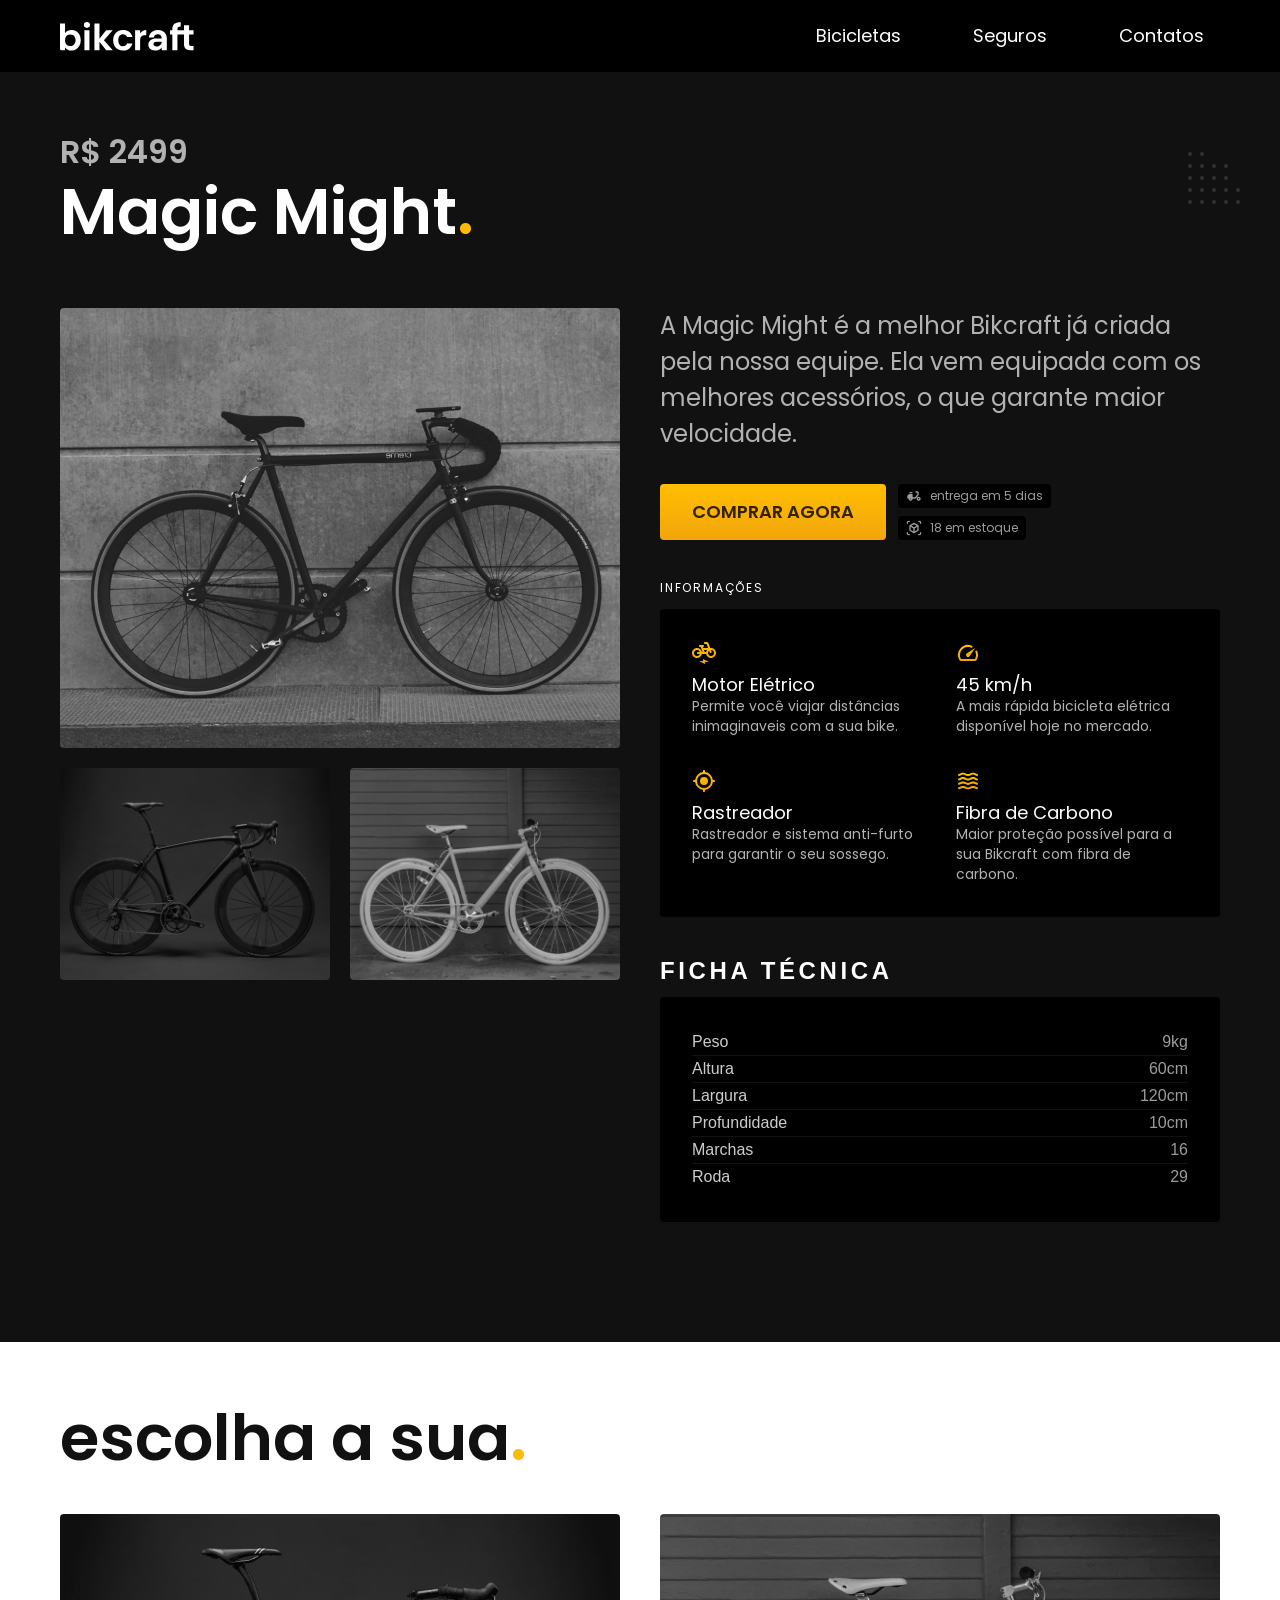
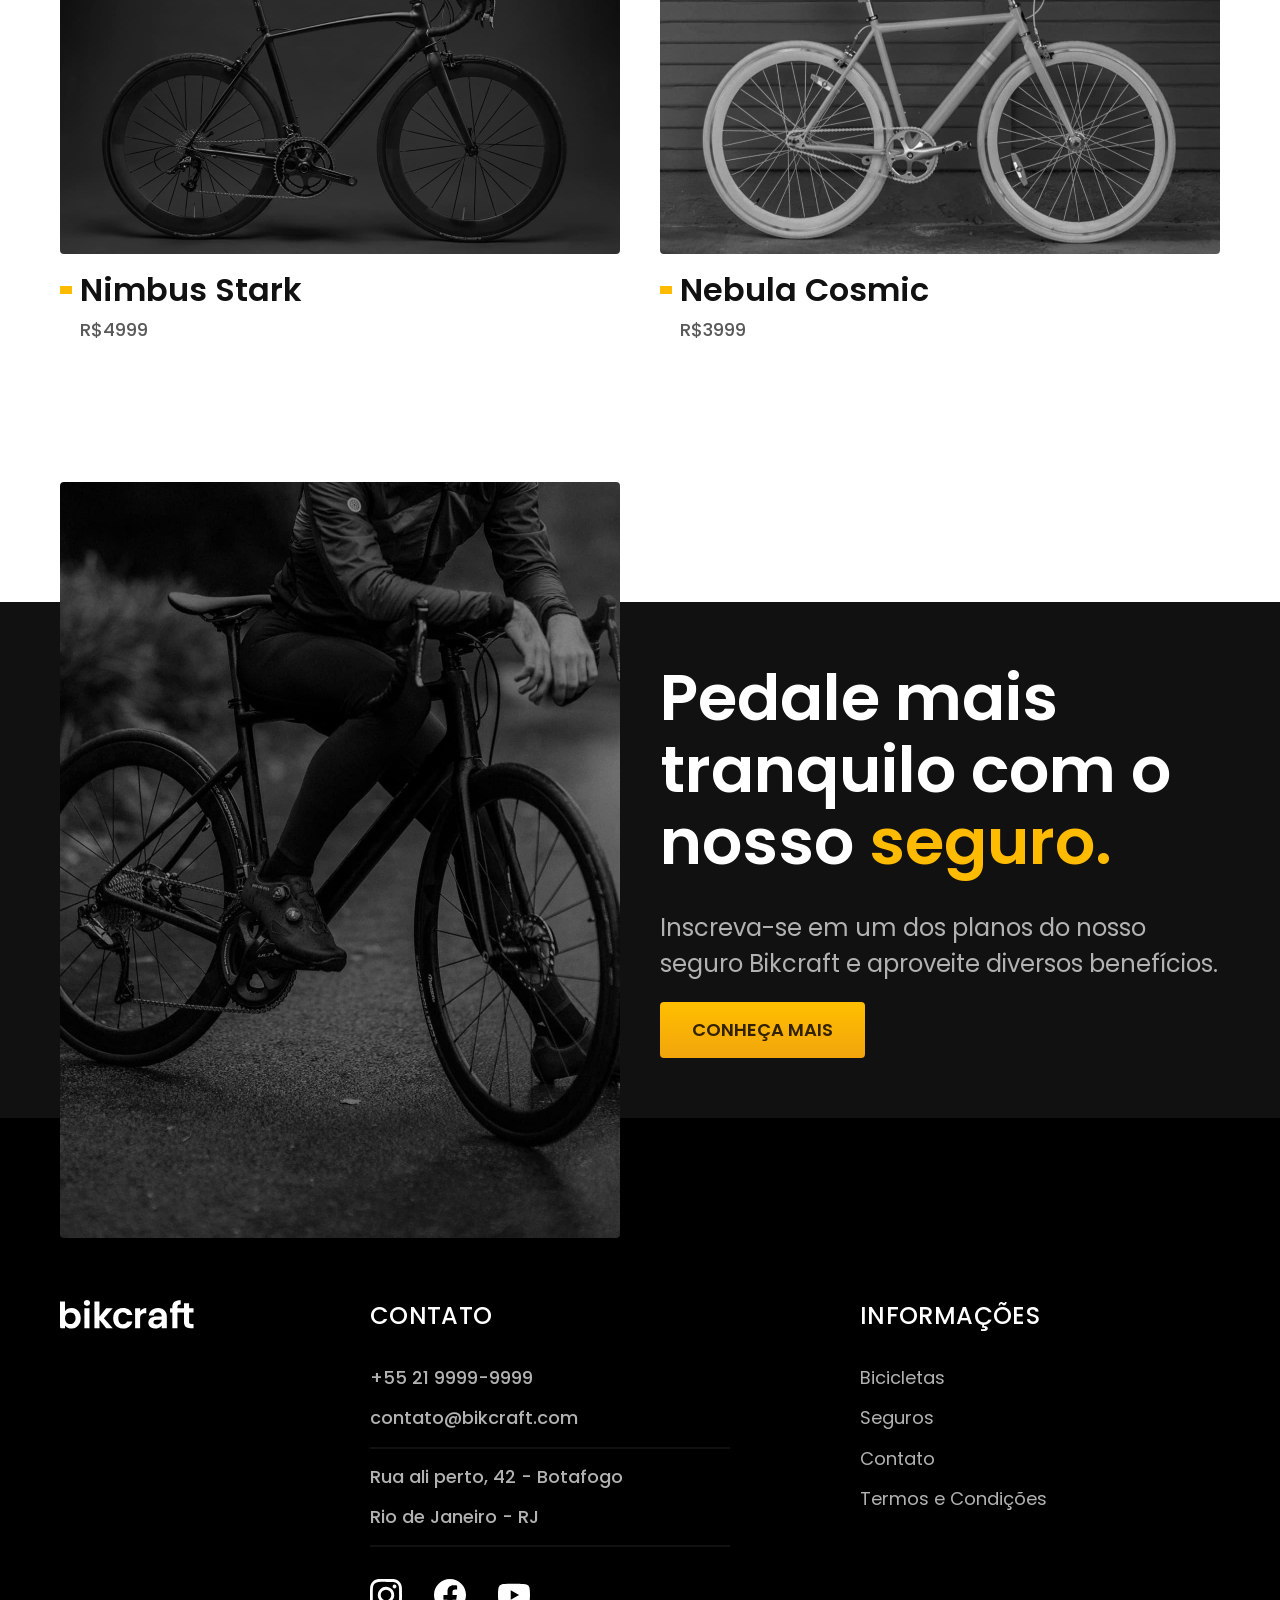
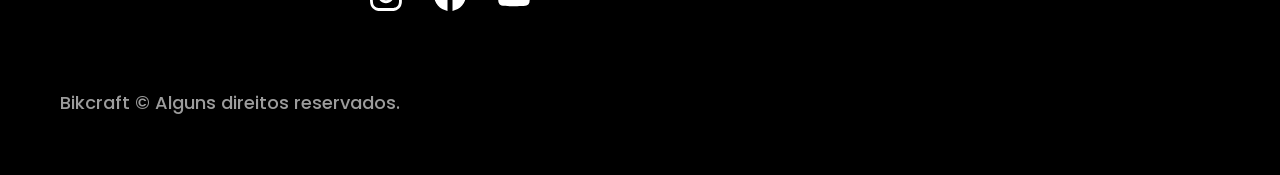
<file: bicicletas/magic.html>
<!DOCTYPE html>
<html lang="pt-br">
<head>
    <meta charset="UTF-8">
    <meta name="viewport" content="width=device-width, initial-scale=1.0">
    <meta name="description" content="Magic.">

    
    <title>Magic | Bikcraft</title>
    <link rel="stylesheet" href="../css/style.css">
    <link rel="icon" href="../favicon.svg" type="image/svg+xml">

    <link rel="preconnect" href="https://fonts.googleapis.com">
<link rel="preconnect" href="https://fonts.gstatic.com" crossorigin>
<link href="https://fonts.googleapis.com/css2?family=Poppins:wght@400;600&family=Roboto:ital,wght@0,100..900;1,100..900&display=swap" rel="stylesheet">

<link rel="preconnect" href="https://fonts.googleapis.com">
<link rel="preconnect" href="https://fonts.gstatic.com" crossorigin>
<link href="https://fonts.googleapis.com/css2?family=Merriweather:ital,opsz,wght@0,18..144,300..900;1,18..144,300..900&family=Poppins:wght@400;600&family=Roboto:ital,wght@0,100..900;1,100..900&display=swap" rel="stylesheet">

<script>document.documentElement.classList.add('js');</script>

<body id="bicicleta">
    <header class="header-bg">
        <div class="header container">
            <a href="../">
                <img src="../img/bikcraft.svg" alt="Bickcraft">
            </a>

       <nav aria-label="primaria">
        <ul class="header-menu font-1-m cor-0"
            <li><a href="../bicicletas.html">Bicicletas</a></li>
            <li><a href="../seguros.html">Seguros</a></li>
            <li><a href="../contatos.html">Contatos</a></li>
        </ul>
       </nav>
        </div>
    </header>

 <main class="titulo-bg">
    <div>
        <div class="titulo container">
            <p class="font-1-xl cor-5">R$ 2499</p>
        <h1 class="font-1-xxl cor-0">Magic Might<span class="cor-p1">.</span></h1>
        </div>
    </div>
    <div class="bicicleta container">
        <div class="bicicleta-imagens">
            <img src="../img/bicicleta/nimbus2.jpg" alt="bicicleta preta">
            <img src="../img/bicicleta/nimbus1.jpg" alt="bicicleta preta">
            <img src="../img/bicicleta/nimbus3.jpg" alt="bicicleta preta">
        </div>
        <div class="bicicleta-conteudo">
            <p class="font-2-l cor-5">A Magic Might é a melhor Bikcraft já criada pela nossa equipe. Ela vem equipada com os melhores acessórios, o que garante maior velocidade.</p>
            <div class="bicicleta-comprar">
                <a class="botao" href="../orcamento.html?tipo=bikcraft&produto=magic">Comprar agora</a>
                <span class="font-1-xs cor-6"> <img src="../img/icones/entrega.svg" alt="">entrega em 5 dias</span>
                <span class="font-1-xs cor-6"> <img src="../img/icones/estoque.svg" alt="">18 em estoque</span>
            </div>
        
        <h2 class="font-1-xs cor-0">Informações</h2>
        <ul class="bicicleta-informacoes">
            <li>
                <img src="../img/icones/eletrica.svg" alt="">
                <h3 class="font-1-m cor-0">Motor Elétrico</h3>
                <p class="font-2-xs cor-5">Permite você viajar distâncias inimaginaveis com a sua bike.</p>
            </li>
              <li>
                <img src="../img/icones/velocidade.svg" alt="">
                <h3 class="font-1-m cor-0">45 km/h</h3>
                <p class="font-2-xs cor-5">A mais rápida bicicleta elétrica disponível hoje no mercado.</p>
            </li>
              <li>
                <img src="../img/icones/rastreador.svg" alt="">
                <h3 class="font-1-m cor-0">Rastreador</h3>
                <p class="font-2-xs cor-5">Rastreador e sistema anti-furto para garantir o seu sossego.</p>
            </li>
                          <li>
                <img src="../img/icones/carbono.svg" alt="">
                <h3 class="font-1-m cor-0">Fibra de Carbono</h3>
                <p class="font-2-xs cor-5">Maior proteção possível para a sua Bikcraft com fibra de carbono.</p>
            </li>
        </ul>
        <h2 class="fonte-1-xs cor-0">Ficha Técnica</h2>
         <ul class="bicicleta-ficha font-2-s cor-4">
            <li>Peso <span>9kg</span></li>
            <li>Altura <span>60cm</span></li>
            <li>Largura  <span>120cm</span></li>
            <li>Profundidade  <span>10cm</span></li>
            <li>Marchas  <span>16</span></li>
            <li>Roda <span>29</span></li>
         </ul>
         </div>

    </div>
 </main>

 <article class="bicicletas-listas container">
<h2 class="font-1-xxl">escolha a sua<span class="cor-p1">.</span></h2>

<ul>
    <li>
        <a href="./nimbus.html">
    <img src="../img/bicicletas/nimbus.jpg" alt="Bicicleta preta">
    <h3 class="font-1-xl">Nimbus Stark</h3>
    <span class="font-2-m cor-8">R$4999</span>
        </a>
    </li>

    <li>
        <a href="./nebula.html">
    <img src="../img/bicicletas/nebula.jpg" alt="Bicicleta preta">
    <h3 class="font-1-xl">Nebula Cosmic</h3>
    <span class="font-2-m cor-8">R$3999</span>
        </a>

    </li>
</ul>
</article>

<article class="seguro-bg">
    <div class="seguro container">
        <div class="seguro-imagem">
            <img src="../img/fotos/seguros.jpg" alt="Pessoa parada em cima de uma bicicleta.">
        </div>
        <div class="seguro-conteudo">
            <h2 class="font-1-xxl cor-0">Pedale mais tranquilo com o nosso <span class="cor-p1">seguro.</span></h2>
            <p class="font-2-l cor-5">Inscreva-se em um dos planos do nosso seguro Bikcraft e aproveite diversos benefícios.</p>
            <a class="botao" href="../seguros.html">Conheça mais</a>
        </div>
    </div>

</article>

<footer class="footer-bg"> 
    <div class="footer container">
        <img src="../img/bikcraft.svg" alt="Bikcraft">
        <div class="footer-contato">
            <h3 class="font-2-l-b cor-0">Contato</h3>
            <ul class="font-2-m cor-5">
                <li><a href="tel:+552199999999">+55 21 9999-9999</a></li>
                <li><a href="mailto">contato@bikcraft.com</a></li>
                <li>Rua ali perto, 42 - Botafogo</li>
                <li>Rio de Janeiro - RJ</li>
            </ul>
            <div class="footer-redes">
             <a href="../">
             <img src="../img/redes/instagram.svg" alt="instagram">
             </a>
             
             <a href="../">
            <img src="../img/redes/facebook.svg" alt="Facebook">
            </a>

            <a href="../">
            <img src="../img/redes/youtube.svg" alt="Youtube">
            </a>
            </div>
            
        </div>
        <div class="footer-informacoes">
            <h3 class="font-2-l-b cor-0">Informações</h3>
            <nav>
            <ul class="font-1-m cor-5">
                <li><a href="../bicicletas.html">Bicicletas</a></li>
                <li><a href="../seguros.html">Seguros</a></li>
                <li><a href="../contato.html">Contato</a></li>  
                <li><a href="../termos.html">Termos e Condições</a></li>  
            </ul>   
            </nav>

        </div>
        <p class="footer-copy font-2-m cor-6">Bikcraft ©  Alguns direitos reservados.</p>
    </div>

</footer>

<script src="../js/script.js"></script>
</body>

</html>
</file>
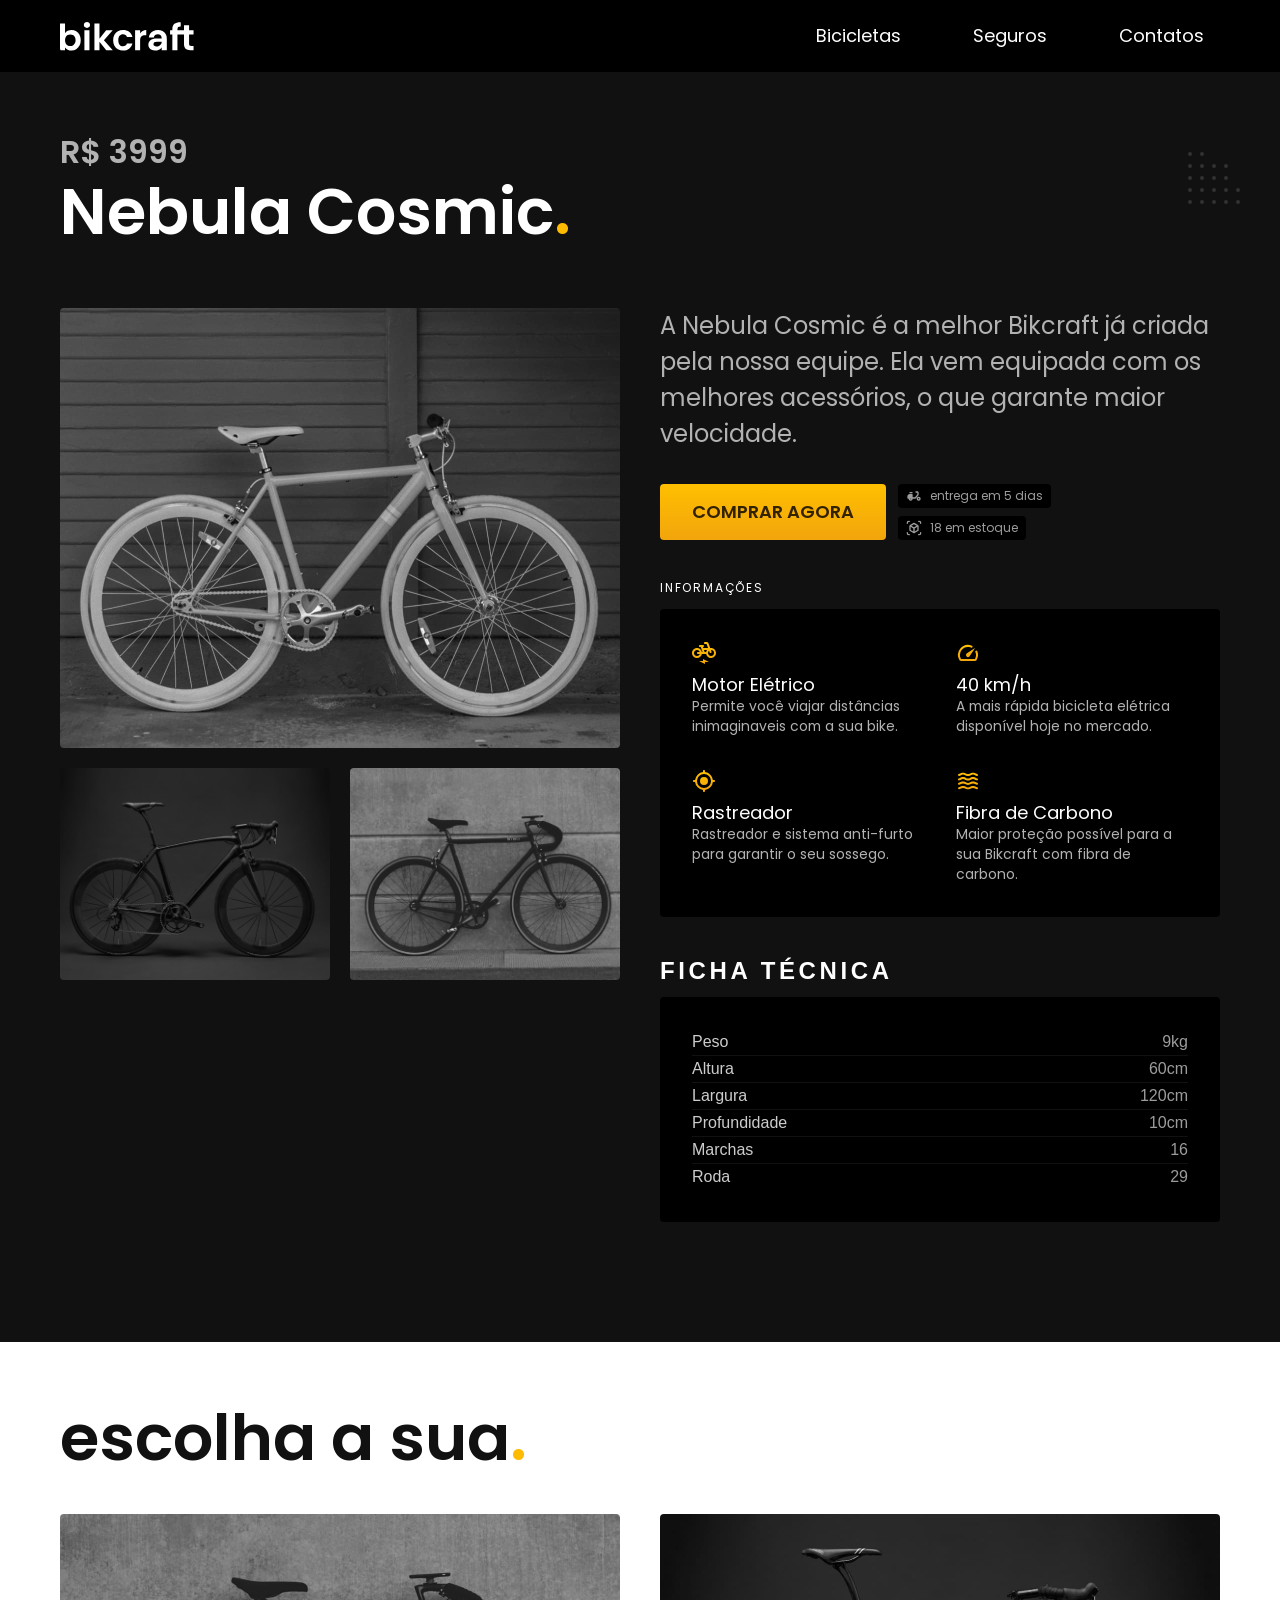
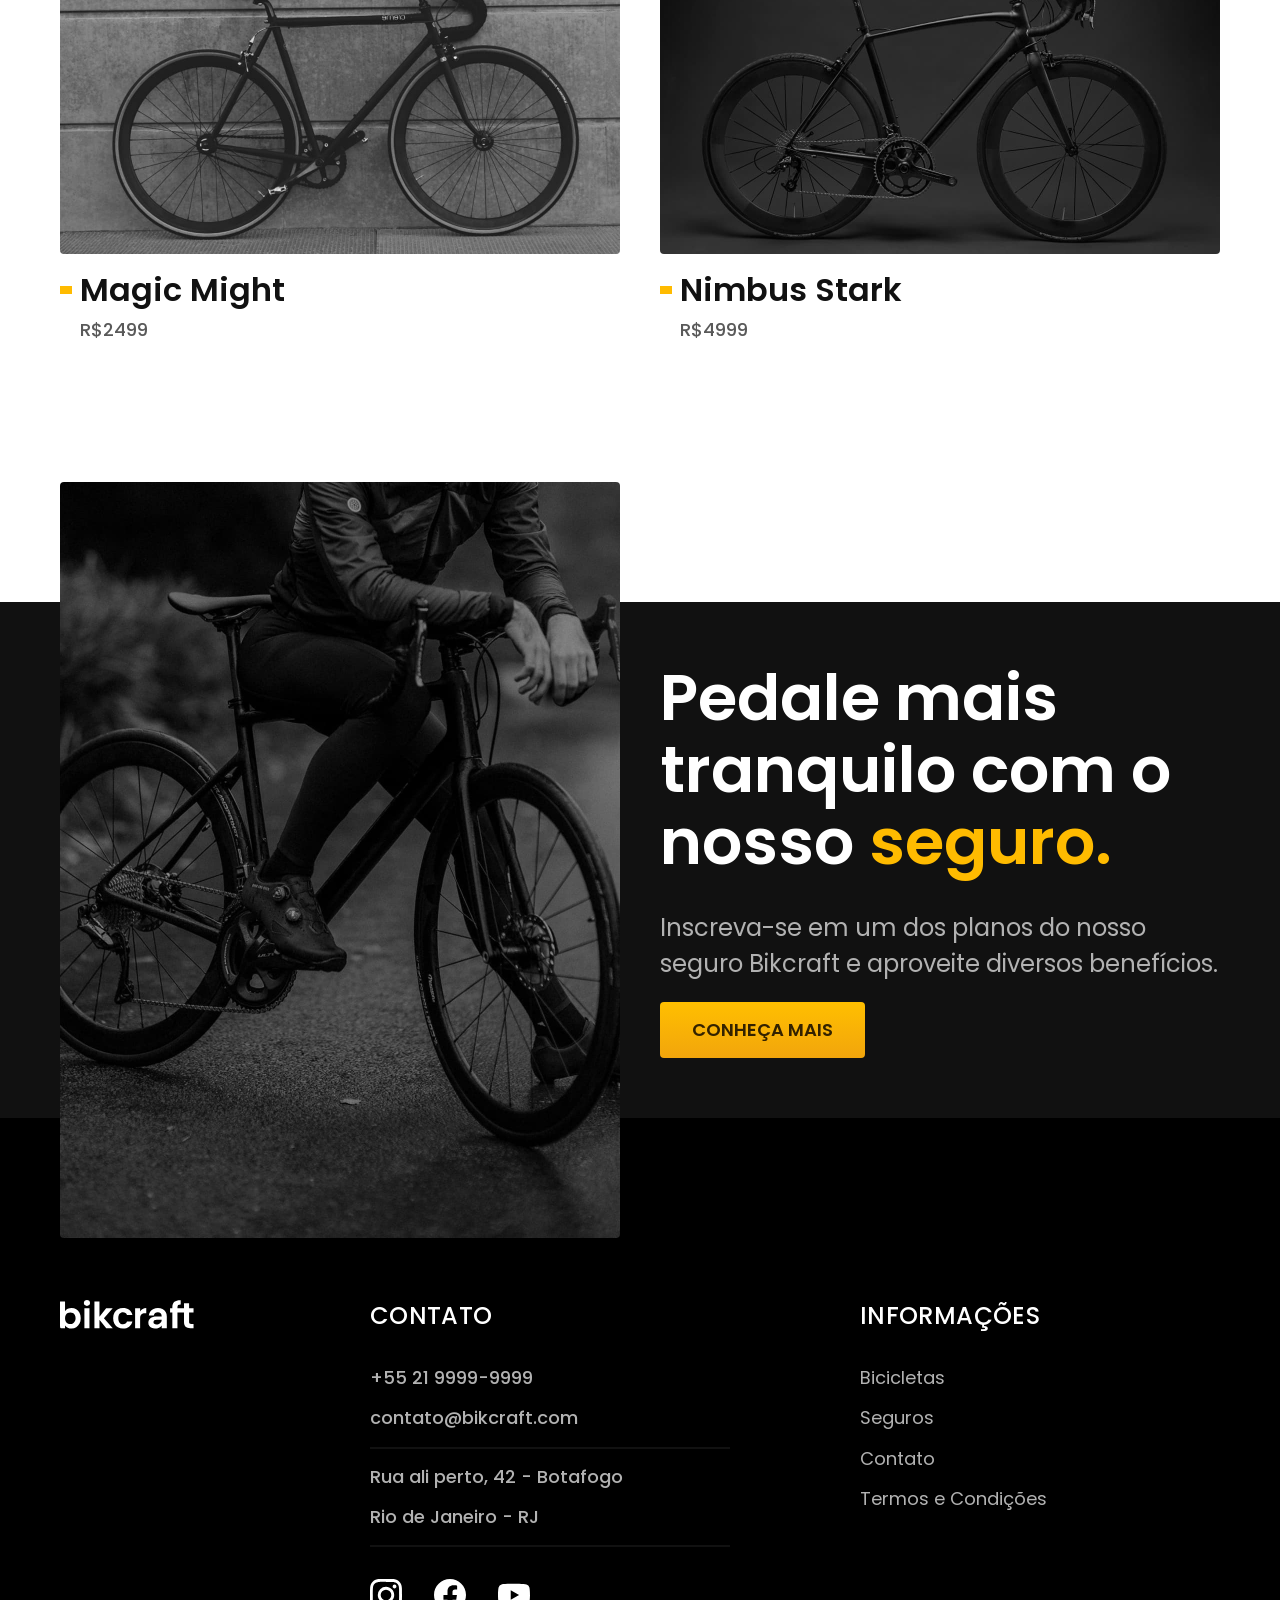
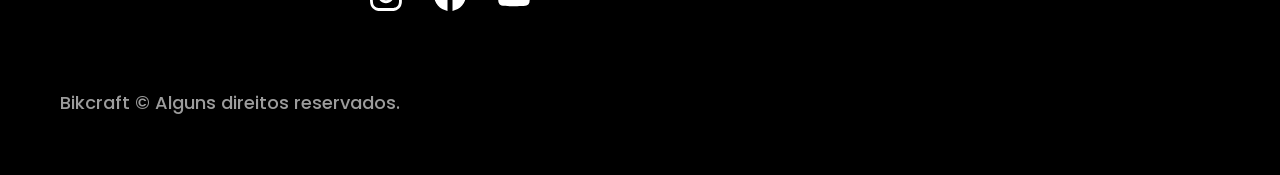
<file: bicicletas/nebula.html>
<!DOCTYPE html>
<html lang="pt-br">
<head>
    <meta charset="UTF-8">
    <meta name="viewport" content="width=device-width, initial-scale=1.0">
    <meta name="description" content="Nebula.">

    
    <title>Nebula | Bikcraft</title>
    <link rel="stylesheet" href="../css/style.css">
    <link rel="icon" href="../favicon.svg" type="image/svg+xml">
    

    <link rel="preconnect" href="https://fonts.googleapis.com">
<link rel="preconnect" href="https://fonts.gstatic.com" crossorigin>
<link href="https://fonts.googleapis.com/css2?family=Poppins:wght@400;600&family=Roboto:ital,wght@0,100..900;1,100..900&display=swap" rel="stylesheet">

<link rel="preconnect" href="https://fonts.googleapis.com">
<link rel="preconnect" href="https://fonts.gstatic.com" crossorigin>
<link href="https://fonts.googleapis.com/css2?family=Merriweather:ital,opsz,wght@0,18..144,300..900;1,18..144,300..900&family=Poppins:wght@400;600&family=Roboto:ital,wght@0,100..900;1,100..900&display=swap" rel="stylesheet">

<script>document.documentElement.classList.add('js');</script>

<body id="bicicleta">
    <header class="header-bg">
        <div class="header container">
            <a href="../">
                <img src="../img/bikcraft.svg" alt="Bickcraft">
            </a>

       <nav aria-label="primaria">
        <ul class="header-menu font-1-m cor-0"
            <li><a href="../bicicletas.html">Bicicletas</a></li>
            <li><a href="../seguros.html">Seguros</a></li>
            <li><a href="../contatos.html">Contatos</a></li>
        </ul>
       </nav>
        </div>
    </header>

 <main class="titulo-bg">
    <div>
        <div class="titulo container">
            <p class="font-1-xl cor-5">R$ 3999</p>
        <h1 class="font-1-xxl cor-0">Nebula Cosmic<span class="cor-p1">.</span></h1>
        </div>
    </div>
    <div class="bicicleta container">
        <div class="bicicleta-imagens">
            <img src="../img/bicicleta/nimbus3.jpg" alt="bicicleta preta">
            <img src="../img/bicicleta/nimbus1.jpg" alt="bicicleta preta">
            <img src="../img/bicicleta/nimbus2.jpg" alt="bicicleta preta">
        </div>
        <div class="bicicleta-conteudo">
            <p class="font-2-l cor-5">A Nebula Cosmic é a melhor Bikcraft já criada pela nossa equipe. Ela vem equipada com os melhores acessórios, o que garante maior velocidade.</p>
            <div class="bicicleta-comprar">
                <a class="botao" href="../orcamento.html?tipo=bikcraft&produto=nebula">Comprar agora</a>
                <span class="font-1-xs cor-6"> <img src="../img/icones/entrega.svg" alt="">entrega em 5 dias</span>
                <span class="font-1-xs cor-6"> <img src="../img/icones/estoque.svg" alt="">18 em estoque</span>
            </div>
        
        <h2 class="font-1-xs cor-0">Informações</h2>
        <ul class="bicicleta-informacoes">
            <li>
                <img src="../img/icones/eletrica.svg" alt="">
                <h3 class="font-1-m cor-0">Motor Elétrico</h3>
                <p class="font-2-xs cor-5">Permite você viajar distâncias inimaginaveis com a sua bike.</p>
            </li>
              <li>
                <img src="../img/icones/velocidade.svg" alt="">
                <h3 class="font-1-m cor-0">40 km/h</h3>
                <p class="font-2-xs cor-5">A mais rápida bicicleta elétrica disponível hoje no mercado.</p>
            </li>
              <li>
                <img src="../img/icones/rastreador.svg" alt="">
                <h3 class="font-1-m cor-0">Rastreador</h3>
                <p class="font-2-xs cor-5">Rastreador e sistema anti-furto para garantir o seu sossego.</p>
            </li>
                          <li>
                <img src="../img/icones/carbono.svg" alt="">
                <h3 class="font-1-m cor-0">Fibra de Carbono</h3>
                <p class="font-2-xs cor-5">Maior proteção possível para a sua Bikcraft com fibra de carbono.</p>
            </li>
        </ul>
        <h2 class="fonte-1-xs cor-0">Ficha Técnica</h2>
         <ul class="bicicleta-ficha font-2-s cor-4">
            <li>Peso <span>9kg</span></li>
            <li>Altura <span>60cm</span></li>
            <li>Largura  <span>120cm</span></li>
            <li>Profundidade  <span>10cm</span></li>
            <li>Marchas  <span>16</span></li>
            <li>Roda <span>29</span></li>
         </ul>
         </div>

    </div>
 </main>

 <article class="bicicletas-listas container">
<h2 class="font-1-xxl">escolha a sua<span class="cor-p1">.</span></h2>

<ul>
    <li>
        <a href="./magic.html">
    <img src="../img/bicicletas/magic.jpg" alt="Bicicleta preta">
    <h3 class="font-1-xl">Magic Might</h3>
    <span class="font-2-m cor-8">R$2499</span>
        </a>
    </li>

    <li>
        <a href="./nimbus.html">
    <img src="../img/bicicletas/nimbus.jpg" alt="Bicicleta preta">
    <h3 class="font-1-xl">Nimbus Stark</h3>
    <span class="font-2-m cor-8">R$4999</span>
        </a>

    </li>
</ul>
</article>

<article class="seguro-bg">
    <div class="seguro container">
        <div class="seguro-imagem">
            <img src="../img/fotos/seguros.jpg" alt="Pessoa parada em cima de uma bicicleta.">
        </div>
        <div class="seguro-conteudo">
            <h2 class="font-1-xxl cor-0">Pedale mais tranquilo com o nosso <span class="cor-p1">seguro.</span></h2>
            <p class="font-2-l cor-5">Inscreva-se em um dos planos do nosso seguro Bikcraft e aproveite diversos benefícios.</p>
            <a class="botao" href="../seguros.html">Conheça mais</a>
        </div>
    </div>

</article>

<footer class="footer-bg"> 
    <div class="footer container">
        <img src="../img/bikcraft.svg" alt="Bikcraft">
        <div class="footer-contato">
            <h3 class="font-2-l-b cor-0">Contato</h3>
            <ul class="font-2-m cor-5">
                <li><a href="tel:+552199999999">+55 21 9999-9999</a></li>
                <li><a href="mailto">contato@bikcraft.com</a></li>
                <li>Rua ali perto, 42 - Botafogo</li>
                <li>Rio de Janeiro - RJ</li>
            </ul>
            <div class="footer-redes">
             <a href="../">
             <img src="../img/redes/instagram.svg" alt="instagram">
             </a>
             
             <a href="../">
            <img src="../img/redes/facebook.svg" alt="Facebook">
            </a>

            <a href="../">
            <img src="../img/redes/youtube.svg" alt="Youtube">
            </a>
            </div>
            
        </div>
        <div class="footer-informacoes">
            <h3 class="font-2-l-b cor-0">Informações</h3>
            <nav>
            <ul class="font-1-m cor-5">
                <li><a href="../bicicletas.html">Bicicletas</a></li>
                <li><a href="../seguros.html">Seguros</a></li>
                <li><a href="../contato.html">Contato</a></li>  
                <li><a href="../termos.html">Termos e Condições</a></li>  
            </ul>   
            </nav>

        </div>
        <p class="footer-copy font-2-m cor-6">Bikcraft ©  Alguns direitos reservados.</p>
    </div>

</footer>

<script src="../js/script.js"></script>
</body>

</html>
</file>
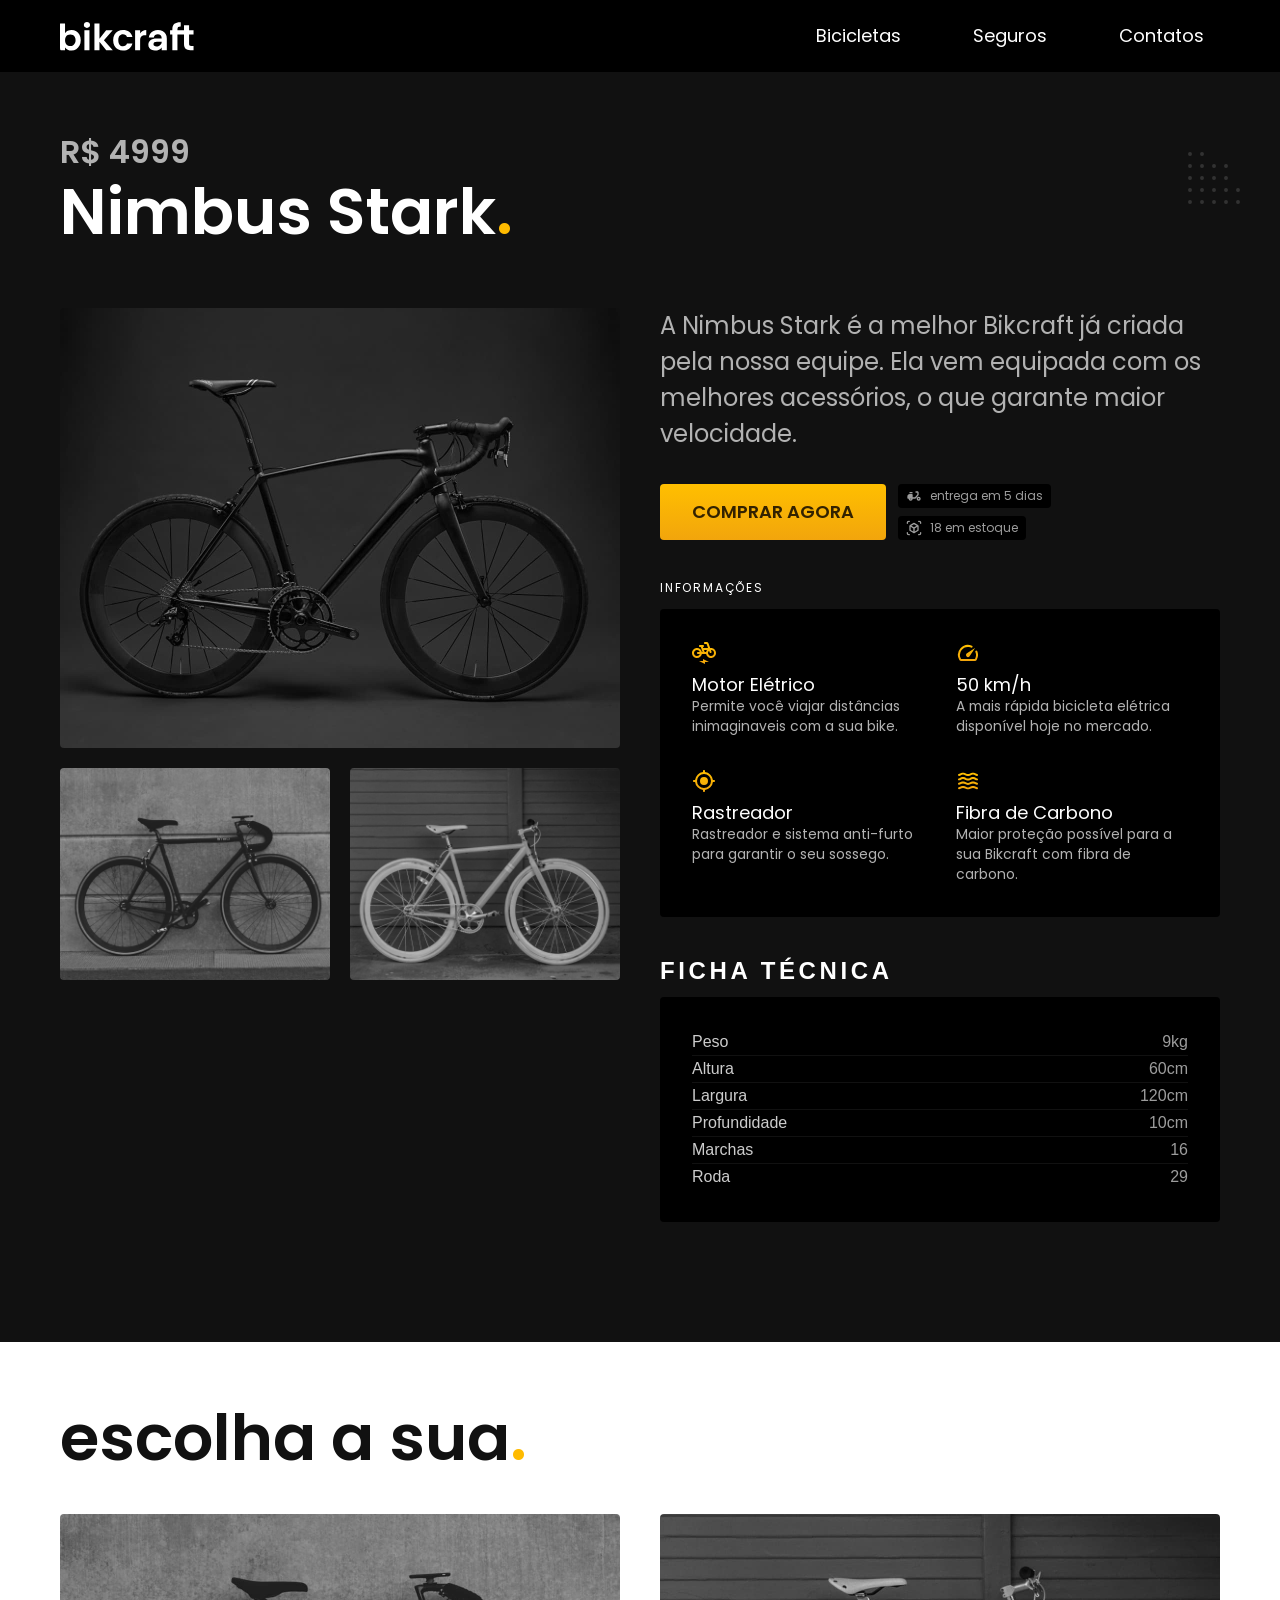
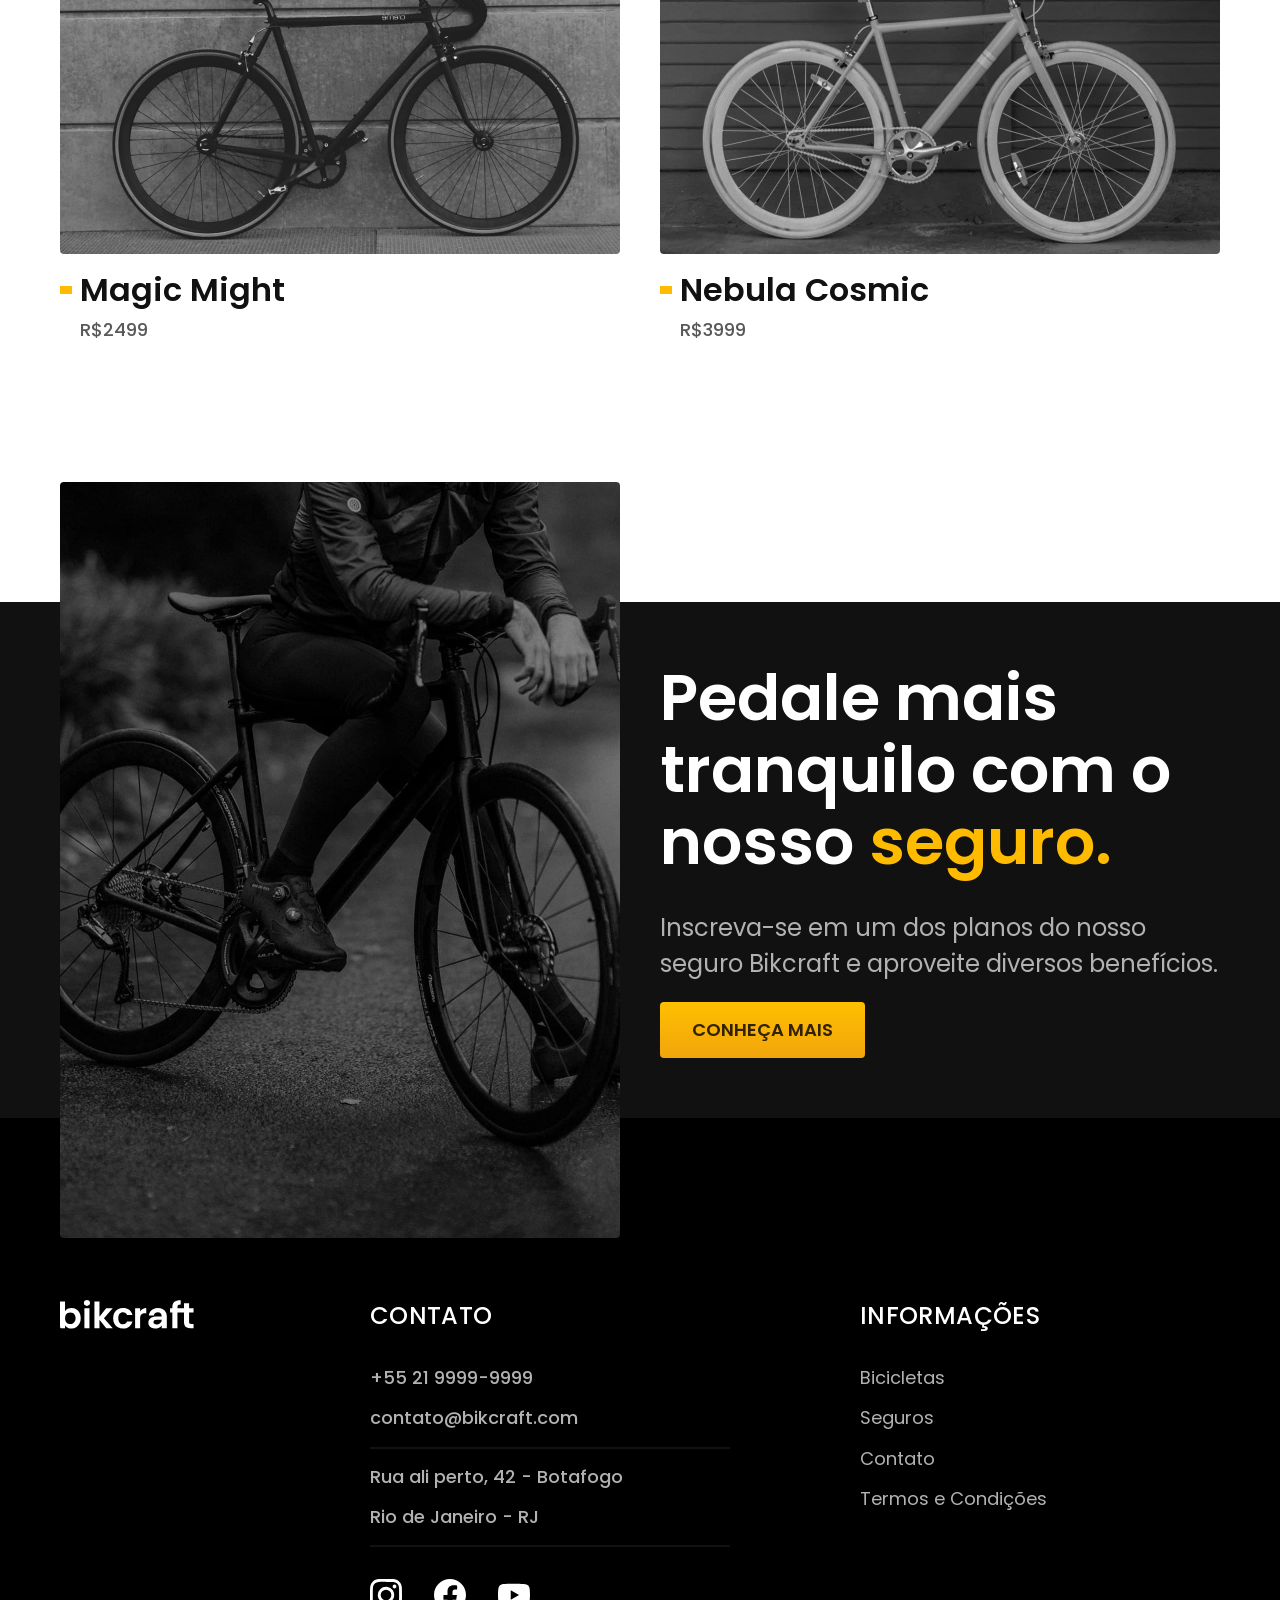
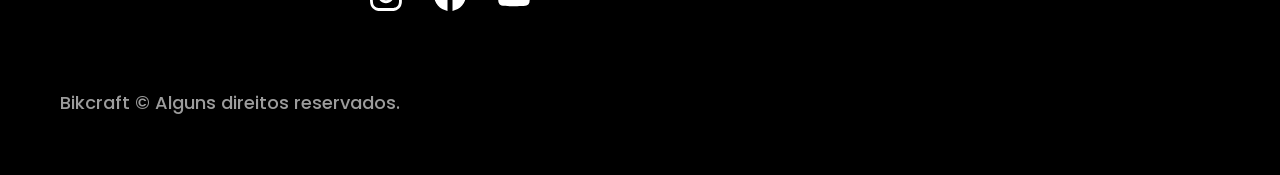
<file: bicicletas/nimbus.html>
<!DOCTYPE html>
<html lang="pt-br">

<head>
    <meta charset="UTF-8">
    <meta name="viewport" content="width=device-width, initial-scale=1.0">
    <meta name="description" content="Nimbus.">
    
    <title>Nimbus Stark | Bikcraft</title>
    
    <link rel="stylesheet" href="../css/style.css">
    <link rel="icon" href="../favicon.svg" type="image/svg+xml">
    
    <link rel="preconnect" href="https://fonts.googleapis.com">
<link rel="preconnect" href="https://fonts.gstatic.com" crossorigin>
<link href="https://fonts.googleapis.com/css2?family=Poppins:wght@400;600&family=Roboto:ital,wght@0,100..900;1,100..900&display=swap" rel="stylesheet">

<link rel="preconnect" href="https://fonts.googleapis.com">
<link rel="preconnect" href="https://fonts.gstatic.com" crossorigin>
<link href="https://fonts.googleapis.com/css2?family=Merriweather:ital,opsz,wght@0,18..144,300..900;1,18..144,300..900&family=Poppins:wght@400;600&family=Roboto:ital,wght@0,100..900;1,100..900&display=swap" rel="stylesheet">

<script>document.documentElement.classList.add('js');</script>

<body id="bicicleta">
    <header class="header-bg">
        <div class="header container">
            <a href="../">
                <img src="../img/bikcraft.svg" alt="Bickcraft">
            </a>

       <nav aria-label="primaria">
        <ul class="header-menu font-1-m cor-0"
            <li><a href="../bicicletas.html">Bicicletas</a></li>
            <li><a href="../seguros.html">Seguros</a></li>
            <li><a href="../contatos.html">Contatos</a></li>
        </ul>
       </nav>
        </div>
    </header>

 <main class="titulo-bg">
    <div>
        <div class="titulo container">
            <p class="font-1-xl cor-5">R$ 4999</p>
        <h1 class="font-1-xxl cor-0">Nimbus Stark<span class="cor-p1">.</span></h1>
        </div>
    </div>
    <div class="bicicleta container">
        <div class="bicicleta-imagens">
            <img src="../img/bicicleta/nimbus1.jpg" alt="bicicleta preta">
            <img src="../img/bicicleta/nimbus2.jpg" alt="bicicleta preta">
            <img src="../img/bicicleta/nimbus3.jpg" alt="bicicleta preta">
        </div>
        <div class="bicicleta-conteudo">
            <p class="font-2-l cor-5">A Nimbus Stark é a melhor Bikcraft já criada pela nossa equipe. Ela vem equipada com os melhores acessórios, o que garante maior velocidade.</p>
            <div class="bicicleta-comprar">
                <a class="botao" href="../orcamento.html?tipo=bikcraft&produto=nimbus">Comprar agora</a>
                <span class="font-1-xs cor-6"> <img src="../img/icones/entrega.svg" alt="">entrega em 5 dias</span>
                <span class="font-1-xs cor-6"> <img src="../img/icones/estoque.svg" alt="">18 em estoque</span>
            </div>
        
        <h2 class="font-1-xs cor-0">Informações</h2>
        <ul class="bicicleta-informacoes">
            <li>
                <img src="../img/icones/eletrica.svg" alt="">
                <h3 class="font-1-m cor-0">Motor Elétrico</h3>
                <p class="font-2-xs cor-5">Permite você viajar distâncias inimaginaveis com a sua bike.</p>
            </li>
              <li>
                <img src="../img/icones/velocidade.svg" alt="">
                <h3 class="font-1-m cor-0">50 km/h</h3>
                <p class="font-2-xs cor-5">A mais rápida bicicleta elétrica disponível hoje no mercado.</p>
            </li>
              <li>
                <img src="../img/icones/rastreador.svg" alt="">
                <h3 class="font-1-m cor-0">Rastreador</h3>
                <p class="font-2-xs cor-5">Rastreador e sistema anti-furto para garantir o seu sossego.</p>
            </li>
                          <li>
                <img src="../img/icones/carbono.svg" alt="">
                <h3 class="font-1-m cor-0">Fibra de Carbono</h3>
                <p class="font-2-xs cor-5">Maior proteção possível para a sua Bikcraft com fibra de carbono.</p>
            </li>
        </ul>
        <h2 class="fonte-1-xs cor-0">Ficha Técnica</h2>
         <ul class="bicicleta-ficha font-2-s cor-4">
            <li>Peso <span>9kg</span></li>
            <li>Altura <span>60cm</span></li>
            <li>Largura  <span>120cm</span></li>
            <li>Profundidade  <span>10cm</span></li>
            <li>Marchas  <span>16</span></li>
            <li>Roda <span>29</span></li>
         </ul>
         </div>

    </div>
 </main>

 <article class="bicicletas-listas container">
<h2 class="font-1-xxl">escolha a sua<span class="cor-p1">.</span></h2>

<ul>
    <li>
        <a href="./magic.html">
    <img src="../img/bicicletas/magic.jpg" alt="Bicicleta preta">
    <h3 class="font-1-xl">Magic Might</h3>
    <span class="font-2-m cor-8">R$2499</span>
        </a>
    </li>

    <li>
        <a href="./nebula.html">
    <img src="../img/bicicletas/nebula.jpg" alt="Bicicleta preta">
    <h3 class="font-1-xl">Nebula Cosmic</h3>
    <span class="font-2-m cor-8">R$3999</span>
        </a>

    </li>
</ul>
</article>

<article class="seguro-bg">
    <div class="seguro container">
        <div class="seguro-imagem">
            <img src="../img/fotos/seguros.jpg" alt="Pessoa parada em cima de uma bicicleta.">
        </div>
        <div class="seguro-conteudo">
            <h2 class="font-1-xxl cor-0">Pedale mais tranquilo com o nosso <span class="cor-p1">seguro.</span></h2>
            <p class="font-2-l cor-5">Inscreva-se em um dos planos do nosso seguro Bikcraft e aproveite diversos benefícios.</p>
            <a class="botao" href="../seguros.html">Conheça mais</a>
        </div>
    </div>

</article>

<footer class="footer-bg"> 
    <div class="footer container">
        <img src="../img/bikcraft.svg" alt="Bikcraft">
        <div class="footer-contato">
            <h3 class="font-2-l-b cor-0">Contato</h3>
            <ul class="font-2-m cor-5">
                <li><a href="tel:+552199999999">+55 21 9999-9999</a></li>
                <li><a href="mailto">contato@bikcraft.com</a></li>
                <li>Rua ali perto, 42 - Botafogo</li>
                <li>Rio de Janeiro - RJ</li>
            </ul>
            <div class="footer-redes">
             <a href="../">
             <img src="../img/redes/instagram.svg" alt="instagram">
             </a>
             
             <a href="../">
            <img src="../img/redes/facebook.svg" alt="Facebook">
            </a>

            <a href="../">
            <img src="../img/redes/youtube.svg" alt="Youtube">
            </a>
            </div>
            
        </div>
        <div class="footer-informacoes">
            <h3 class="font-2-l-b cor-0">Informações</h3>
            <nav>
            <ul class="font-1-m cor-5">
                <li><a href="../bicicletas.html">Bicicletas</a></li>
                <li><a href="../seguros.html">Seguros</a></li>
                <li><a href="../contato.html">Contato</a></li>  
                <li><a href="../termos.html">Termos e Condições</a></li>  
            </ul>   
            </nav>

        </div>
        <p class="footer-copy font-2-m cor-6">Bikcraft ©  Alguns direitos reservados.</p>
    </div>

</footer>

<script src="../js/script.js"></script>
</body>

</html>
</file>
<file: css/style.css>
@import "./global/global.css";
@import "./utilidades/tipografia.css";
@import "./utilidades/cores.css";
@import "./utilidades/animacao.css";


@import "./global/header.css";
@import "./global/footer.css";

/*Utilidades*/
@import "./utilidades/componentes.css";
@import "./utilidades/formulario.css";



/*Home*/
@import "./home/introducao.css";
@import "./home/tecnologia.css";
@import "./home/parceiros.css";
@import "./home/depoimento.css";

/*Bicicletas*/
@import "./bicicletas/bicicletas-listas.css";
@import "./bicicletas/bicicletas.css";


/*Bicicleta*/
@import "./bicicleta/bicicleta.css";
@import "./bicicleta/seguro.css";

/*Seguros*/
@import "./seguros/seguros.css";
@import "./seguros/vantagens.css";
@import "./seguros/perguntas.css";


/*contato*/
@import "./contato/contato.css";
@import "./contato/lojas.css";


/*orcamento*/
@import "./orcamento/orcamento.css";

/*Termos*/
@import "./termos/termos.css";
</file>
